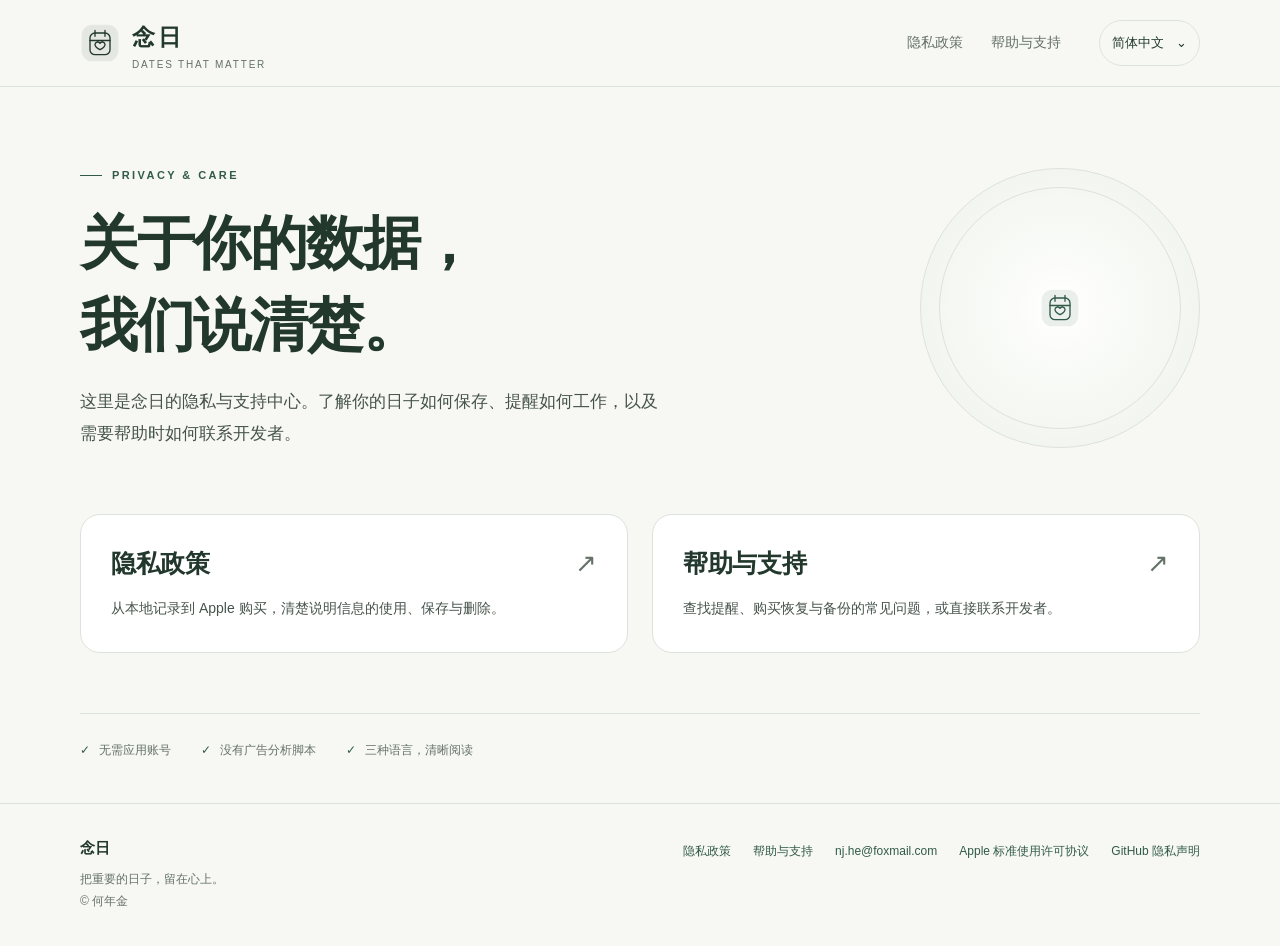
<file: docs/index.html>
<!doctype html><html lang="zh-Hans"><head><meta charset="utf-8"><meta name="viewport" content="width=device-width,initial-scale=1"><meta name="color-scheme" content="light dark"><meta name="referrer" content="no-referrer"><meta http-equiv="Content-Security-Policy" content="default-src 'none'; style-src 'self'; script-src 'self'; img-src 'self' data:; connect-src 'none'; base-uri 'self'; form-action 'none'"><title>念日 · 隐私与支持 · 念日</title><meta name="description" content="这里是念日的隐私与支持中心。了解你的日子如何保存、提醒如何工作，以及需要帮助时如何联系开发者。"><meta property="og:title" content="念日 · 隐私与支持 · 念日"><meta property="og:description" content="这里是念日的隐私与支持中心。了解你的日子如何保存、提醒如何工作，以及需要帮助时如何联系开发者。"><meta property="og:type" content="website"><meta property="og:url" content="https://h-koala.github.io/nianri-docs/"><link rel="canonical" href="https://h-koala.github.io/nianri-docs/"><link rel="alternate" hreflang="zh-Hans" href="https://h-koala.github.io/nianri-docs/"><link rel="alternate" hreflang="zh-Hant" href="https://h-koala.github.io/nianri-docs/zh-Hant/"><link rel="alternate" hreflang="en" href="https://h-koala.github.io/nianri-docs/en/"><link rel="icon" href="assets/mark.svg" type="image/svg+xml"><link rel="stylesheet" href="assets/site.css"><script src="assets/site.js" defer></script></head><body id="top"><a class="skip" href="#main">跳至正文</a><header class="site-header"><div class="shell header-inner"><a class="brand" href="./" aria-label="念日 · 隐私与支持"><svg class="brand-icon" viewBox="0 0 48 48" fill="none" aria-hidden="true"><rect x="2" y="2" width="44" height="44" rx="13" fill="currentColor" opacity=".09"/><rect x="12" y="12" width="24" height="26" rx="6" stroke="currentColor" stroke-width="1.6"/><path d="M12 21h24M18 9v7M30 9v7M24 32s-6-3.3-6-6a3.2 3.2 0 0 1 6-1.5 3.2 3.2 0 0 1 6 1.5c0 2.7-6 6-6 6Z" stroke="currentColor" stroke-width="1.6" stroke-linecap="round" stroke-linejoin="round"/></svg><span><span class="brand-name">念日</span><span class="brand-caption">DATES THAT MATTER</span></span></a><nav class="primary-nav" aria-label="念日 · 隐私与支持"><a href="privacy/">隐私政策</a><a href="support/">帮助与支持</a></nav><details class="language"><summary aria-label="语言">简体中文</summary><nav class="language-menu" aria-label="语言"><a href="./" lang="zh-Hans" hreflang="zh-Hans" aria-current="true">简体中文</a><a href="zh-Hant/" lang="zh-Hant" hreflang="zh-Hant">繁體中文</a><a href="en/" lang="en" hreflang="en">English</a></nav></details></div></header><main class="shell" id="main"><section class="home-hero"><div><p class="eyebrow">PRIVACY & CARE</p><h1>关于你的数据，
我们说清楚。</h1><p class="lede">这里是念日的隐私与支持中心。了解你的日子如何保存、提醒如何工作，以及需要帮助时如何联系开发者。</p></div><div class="home-emblem" aria-hidden="true"><svg class="brand-icon" viewBox="0 0 48 48" fill="none" aria-hidden="true"><rect x="2" y="2" width="44" height="44" rx="13" fill="currentColor" opacity=".09"/><rect x="12" y="12" width="24" height="26" rx="6" stroke="currentColor" stroke-width="1.6"/><path d="M12 21h24M18 9v7M30 9v7M24 32s-6-3.3-6-6a3.2 3.2 0 0 1 6-1.5 3.2 3.2 0 0 1 6 1.5c0 2.7-6 6-6 6Z" stroke="currentColor" stroke-width="1.6" stroke-linecap="round" stroke-linejoin="round"/></svg></div></section><div class="home-options"><a class="link-panel" href="privacy/"><h2>隐私政策<span aria-hidden="true">↗</span></h2><p>从本地记录到 Apple 购买，清楚说明信息的使用、保存与删除。</p></a><a class="link-panel" href="support/"><h2>帮助与支持<span aria-hidden="true">↗</span></h2><p>查找提醒、购买恢复与备份的常见问题，或直接联系开发者。</p></a></div><div class="home-facts"><span>无需应用账号</span><span>没有广告分析脚本</span><span>三种语言，清晰阅读</span></div></main><footer class="site-footer"><div class="shell footer-inner"><div><div class="footer-title">念日</div>把重要的日子，留在心上。<br>© 何年金</div><nav class="footer-links" aria-label="念日 · 隐私与支持"><a href="privacy/">隐私政策</a><a href="support/">帮助与支持</a><a href="mailto:nj.he@foxmail.com?subject=%E5%BF%B5%E6%97%A5%20%C2%B7%20%E5%B8%AE%E5%8A%A9%E4%B8%8E%E6%94%AF%E6%8C%81">nj.he@foxmail.com</a><a href="https://www.apple.com/legal/internet-services/itunes/dev/stdeula/">Apple 标准使用许可协议</a><a href="https://docs.github.com/en/site-policy/privacy-policies/github-general-privacy-statement">GitHub 隐私声明</a></nav></div></footer></body></html>
</file>
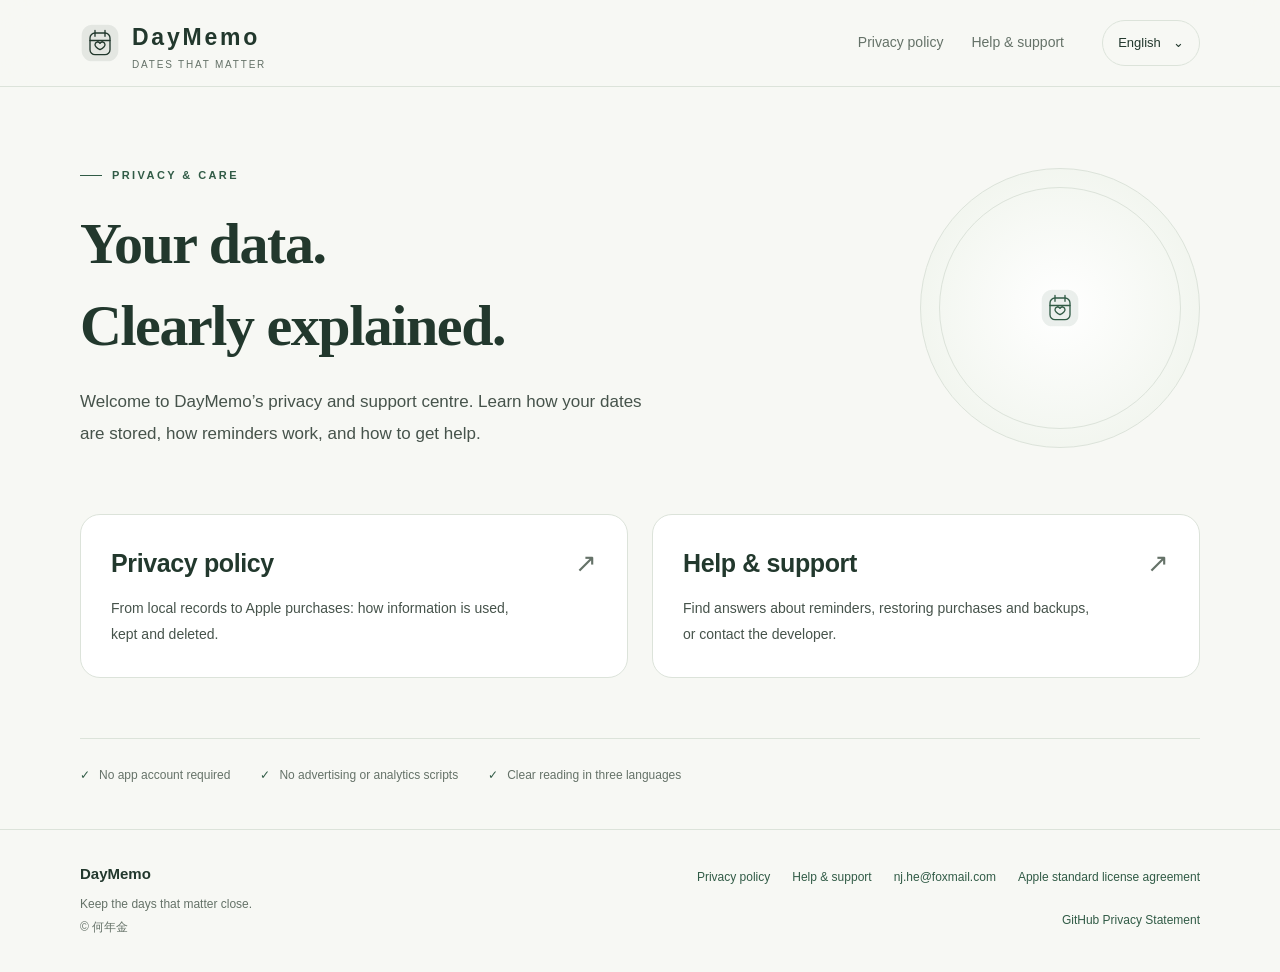
<file: docs/en/index.html>
<!doctype html><html lang="en"><head><meta charset="utf-8"><meta name="viewport" content="width=device-width,initial-scale=1"><meta name="color-scheme" content="light dark"><meta name="referrer" content="no-referrer"><meta http-equiv="Content-Security-Policy" content="default-src 'none'; style-src 'self'; script-src 'self'; img-src 'self' data:; connect-src 'none'; base-uri 'self'; form-action 'none'"><title>DayMemo · Privacy &amp; Support · DayMemo</title><meta name="description" content="Welcome to DayMemo’s privacy and support centre. Learn how your dates are stored, how reminders work, and how to get help."><meta property="og:title" content="DayMemo · Privacy &amp; Support · DayMemo"><meta property="og:description" content="Welcome to DayMemo’s privacy and support centre. Learn how your dates are stored, how reminders work, and how to get help."><meta property="og:type" content="website"><meta property="og:url" content="https://h-koala.github.io/nianri-docs/en/"><link rel="canonical" href="https://h-koala.github.io/nianri-docs/en/"><link rel="alternate" hreflang="zh-Hans" href="https://h-koala.github.io/nianri-docs/"><link rel="alternate" hreflang="zh-Hant" href="https://h-koala.github.io/nianri-docs/zh-Hant/"><link rel="alternate" hreflang="en" href="https://h-koala.github.io/nianri-docs/en/"><link rel="icon" href="../assets/mark.svg" type="image/svg+xml"><link rel="stylesheet" href="../assets/site.css"><script src="../assets/site.js" defer></script></head><body id="top"><a class="skip" href="#main">Skip to content</a><header class="site-header"><div class="shell header-inner"><a class="brand" href="./" aria-label="DayMemo · Privacy &amp; Support"><svg class="brand-icon" viewBox="0 0 48 48" fill="none" aria-hidden="true"><rect x="2" y="2" width="44" height="44" rx="13" fill="currentColor" opacity=".09"/><rect x="12" y="12" width="24" height="26" rx="6" stroke="currentColor" stroke-width="1.6"/><path d="M12 21h24M18 9v7M30 9v7M24 32s-6-3.3-6-6a3.2 3.2 0 0 1 6-1.5 3.2 3.2 0 0 1 6 1.5c0 2.7-6 6-6 6Z" stroke="currentColor" stroke-width="1.6" stroke-linecap="round" stroke-linejoin="round"/></svg><span><span class="brand-name">DayMemo</span><span class="brand-caption">DATES THAT MATTER</span></span></a><nav class="primary-nav" aria-label="DayMemo · Privacy &amp; Support"><a href="privacy/">Privacy policy</a><a href="support/">Help &amp; support</a></nav><details class="language"><summary aria-label="Language">English</summary><nav class="language-menu" aria-label="Language"><a href="../" lang="zh-Hans" hreflang="zh-Hans">简体中文</a><a href="../zh-Hant/" lang="zh-Hant" hreflang="zh-Hant">繁體中文</a><a href="./" lang="en" hreflang="en" aria-current="true">English</a></nav></details></div></header><main class="shell" id="main"><section class="home-hero"><div><p class="eyebrow">PRIVACY & CARE</p><h1>Your data.
Clearly explained.</h1><p class="lede">Welcome to DayMemo’s privacy and support centre. Learn how your dates are stored, how reminders work, and how to get help.</p></div><div class="home-emblem" aria-hidden="true"><svg class="brand-icon" viewBox="0 0 48 48" fill="none" aria-hidden="true"><rect x="2" y="2" width="44" height="44" rx="13" fill="currentColor" opacity=".09"/><rect x="12" y="12" width="24" height="26" rx="6" stroke="currentColor" stroke-width="1.6"/><path d="M12 21h24M18 9v7M30 9v7M24 32s-6-3.3-6-6a3.2 3.2 0 0 1 6-1.5 3.2 3.2 0 0 1 6 1.5c0 2.7-6 6-6 6Z" stroke="currentColor" stroke-width="1.6" stroke-linecap="round" stroke-linejoin="round"/></svg></div></section><div class="home-options"><a class="link-panel" href="privacy/"><h2>Privacy policy<span aria-hidden="true">↗</span></h2><p>From local records to Apple purchases: how information is used, kept and deleted.</p></a><a class="link-panel" href="support/"><h2>Help &amp; support<span aria-hidden="true">↗</span></h2><p>Find answers about reminders, restoring purchases and backups, or contact the developer.</p></a></div><div class="home-facts"><span>No app account required</span><span>No advertising or analytics scripts</span><span>Clear reading in three languages</span></div></main><footer class="site-footer"><div class="shell footer-inner"><div><div class="footer-title">DayMemo</div>Keep the days that matter close.<br>© 何年金</div><nav class="footer-links" aria-label="DayMemo · Privacy &amp; Support"><a href="privacy/">Privacy policy</a><a href="support/">Help &amp; support</a><a href="mailto:nj.he@foxmail.com?subject=DayMemo%20%C2%B7%20Help%20%26%20support">nj.he@foxmail.com</a><a href="https://www.apple.com/legal/internet-services/itunes/dev/stdeula/">Apple standard license agreement</a><a href="https://docs.github.com/en/site-policy/privacy-policies/github-general-privacy-statement">GitHub Privacy Statement</a></nav></div></footer></body></html>
</file>
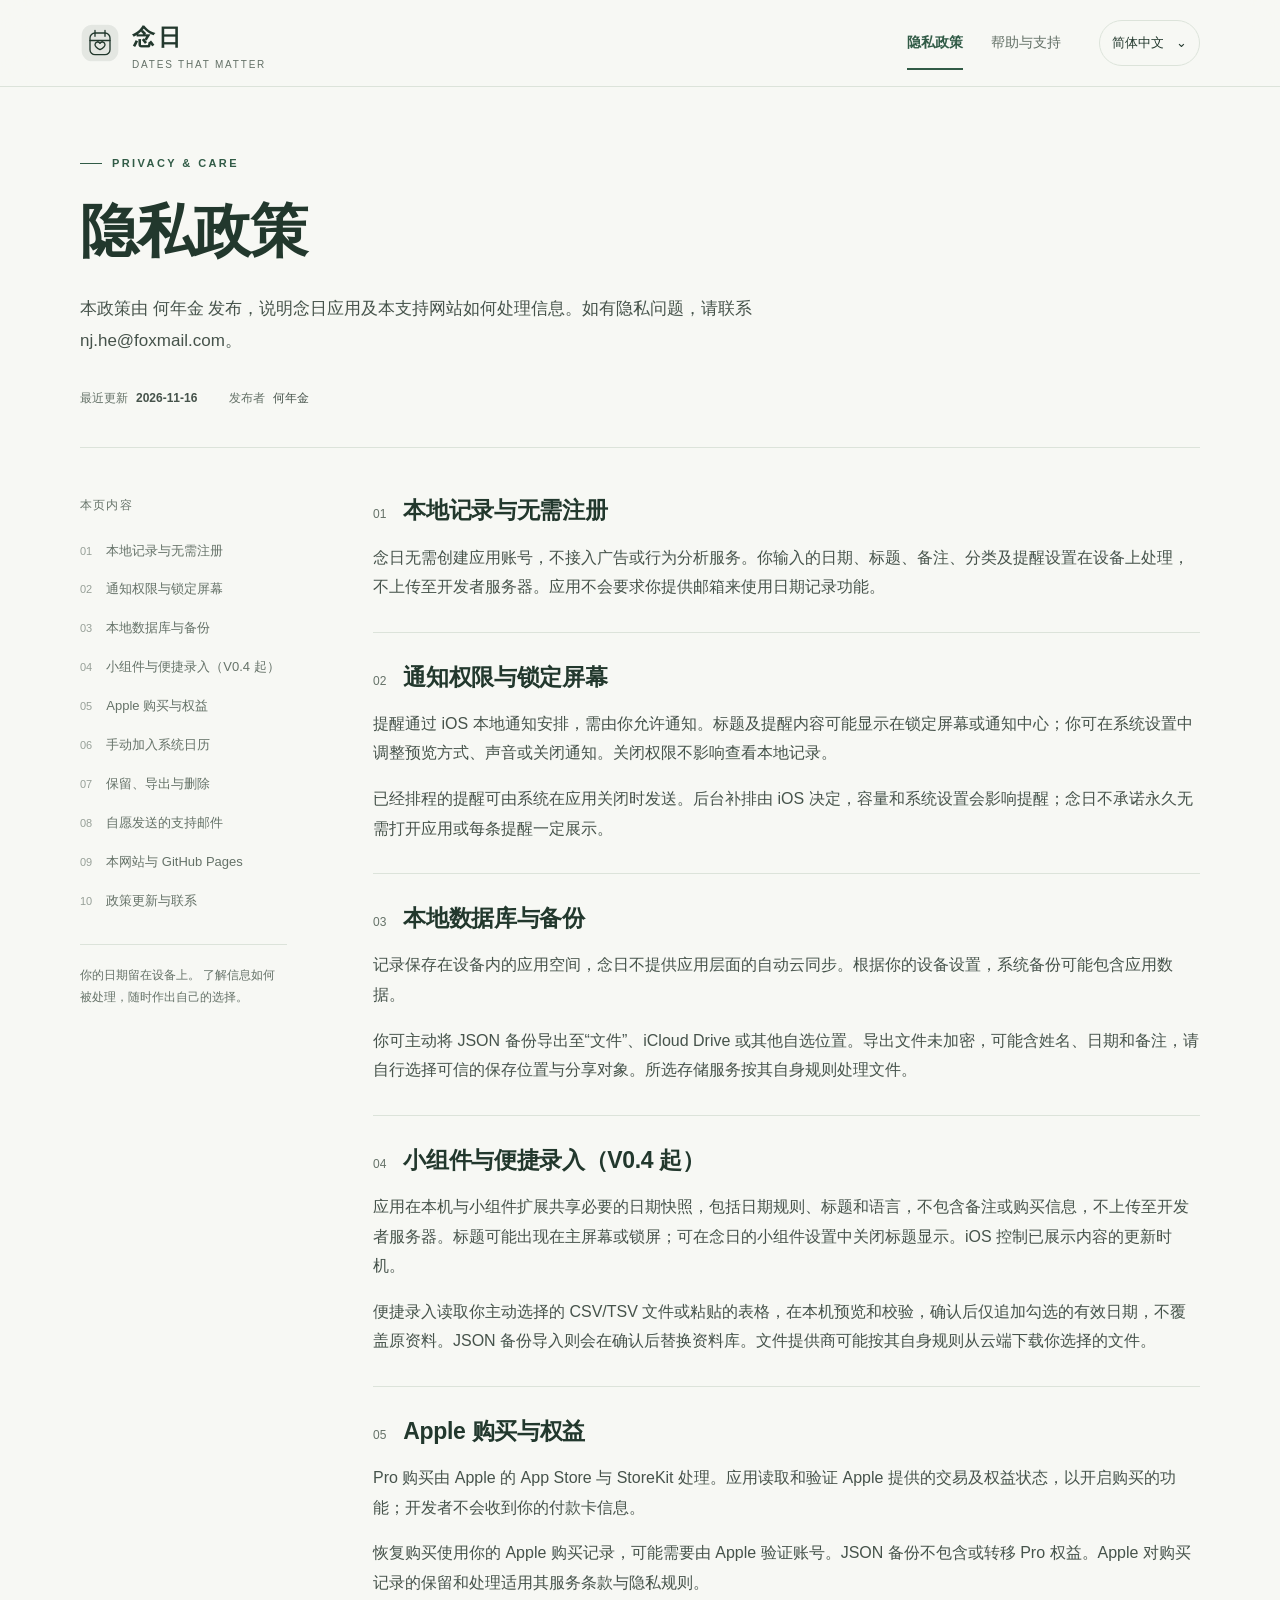
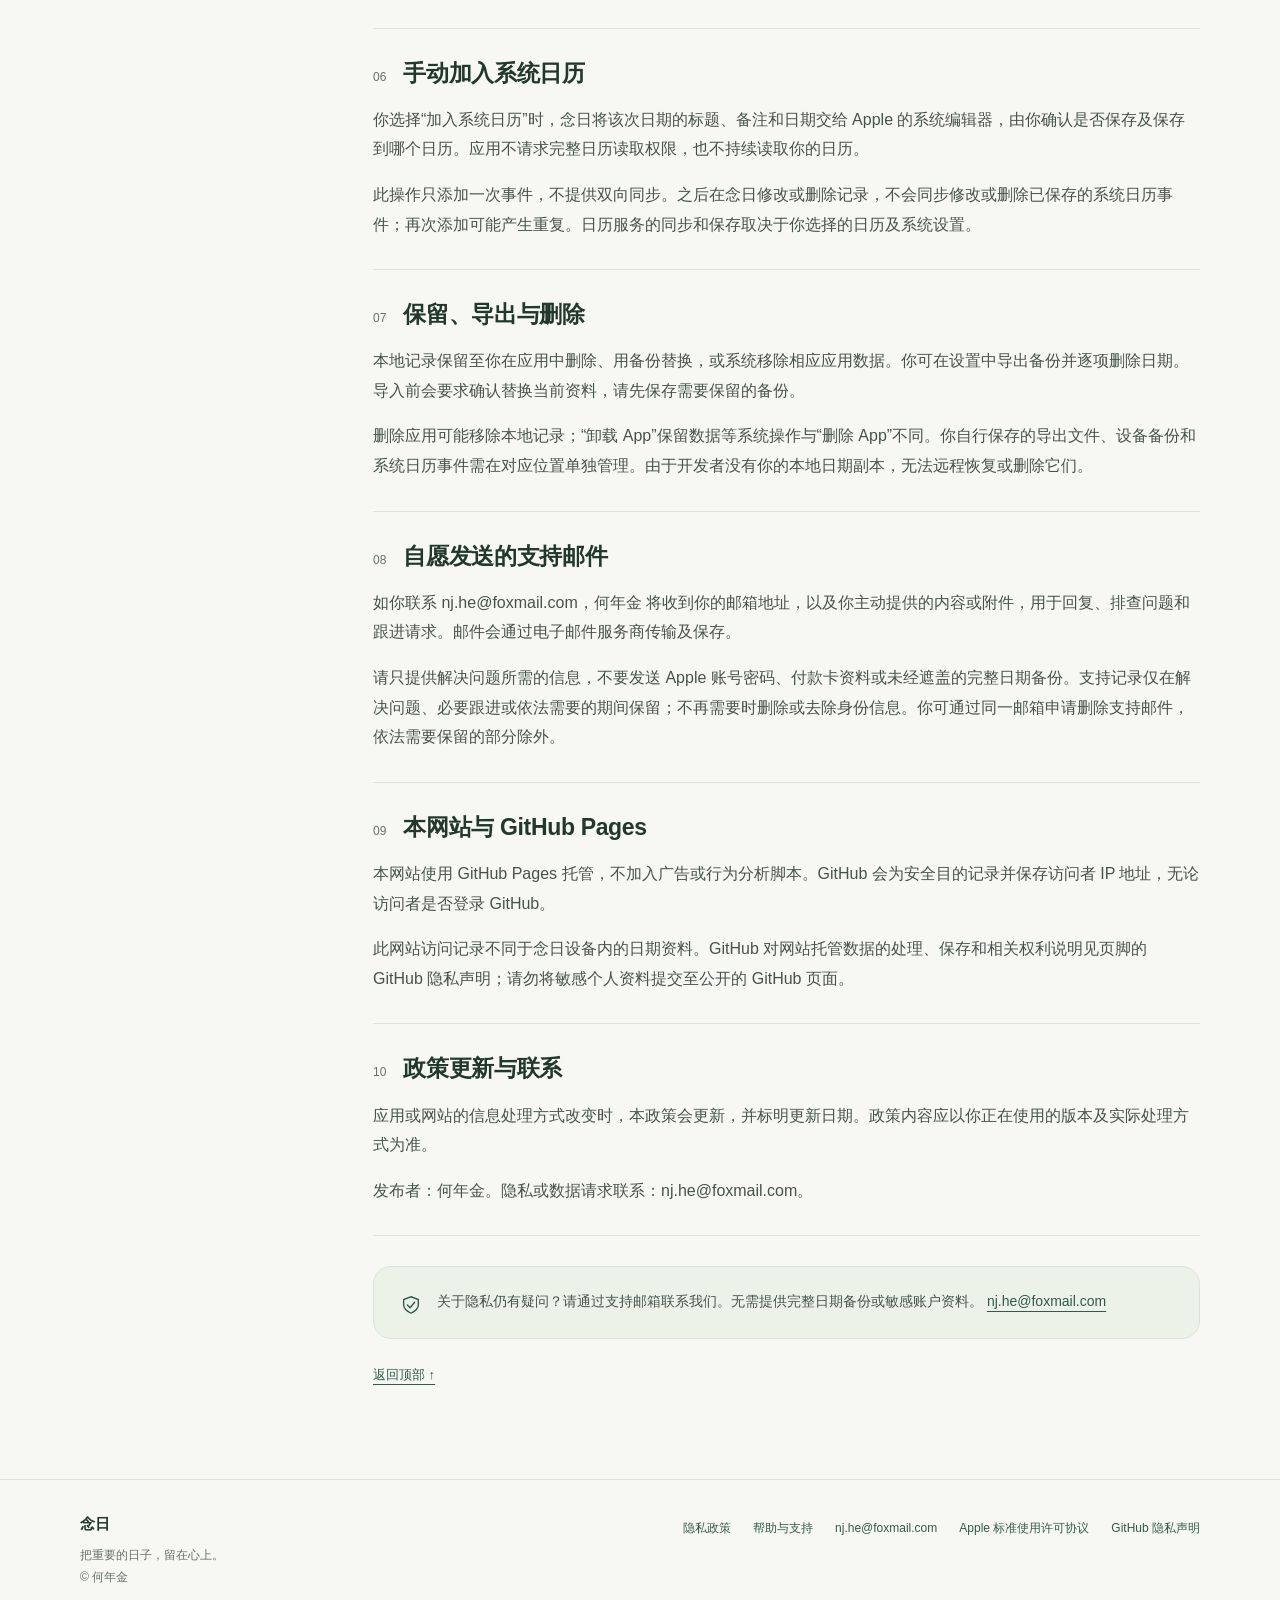
<file: docs/privacy/index.html>
<!doctype html><html lang="zh-Hans"><head><meta charset="utf-8"><meta name="viewport" content="width=device-width,initial-scale=1"><meta name="color-scheme" content="light dark"><meta name="referrer" content="no-referrer"><meta http-equiv="Content-Security-Policy" content="default-src 'none'; style-src 'self'; script-src 'self'; img-src 'self' data:; connect-src 'none'; base-uri 'self'; form-action 'none'"><title>隐私政策 · 念日</title><meta name="description" content="本政策由 何年金 发布，说明念日应用及本支持网站如何处理信息。如有隐私问题，请联系 nj.he@foxmail.com。"><meta property="og:title" content="隐私政策 · 念日"><meta property="og:description" content="本政策由 何年金 发布，说明念日应用及本支持网站如何处理信息。如有隐私问题，请联系 nj.he@foxmail.com。"><meta property="og:type" content="website"><meta property="og:url" content="https://h-koala.github.io/nianri-docs/privacy/"><link rel="canonical" href="https://h-koala.github.io/nianri-docs/privacy/"><link rel="alternate" hreflang="zh-Hans" href="https://h-koala.github.io/nianri-docs/privacy/"><link rel="alternate" hreflang="zh-Hant" href="https://h-koala.github.io/nianri-docs/zh-Hant/privacy/"><link rel="alternate" hreflang="en" href="https://h-koala.github.io/nianri-docs/en/privacy/"><link rel="icon" href="../assets/mark.svg" type="image/svg+xml"><link rel="stylesheet" href="../assets/site.css"><script src="../assets/site.js" defer></script></head><body id="top"><a class="skip" href="#main">跳至正文</a><header class="site-header"><div class="shell header-inner"><a class="brand" href="../" aria-label="念日 · 隐私与支持"><svg class="brand-icon" viewBox="0 0 48 48" fill="none" aria-hidden="true"><rect x="2" y="2" width="44" height="44" rx="13" fill="currentColor" opacity=".09"/><rect x="12" y="12" width="24" height="26" rx="6" stroke="currentColor" stroke-width="1.6"/><path d="M12 21h24M18 9v7M30 9v7M24 32s-6-3.3-6-6a3.2 3.2 0 0 1 6-1.5 3.2 3.2 0 0 1 6 1.5c0 2.7-6 6-6 6Z" stroke="currentColor" stroke-width="1.6" stroke-linecap="round" stroke-linejoin="round"/></svg><span><span class="brand-name">念日</span><span class="brand-caption">DATES THAT MATTER</span></span></a><nav class="primary-nav" aria-label="念日 · 隐私与支持"><a href="./" aria-current="page">隐私政策</a><a href="../support/">帮助与支持</a></nav><details class="language"><summary aria-label="语言">简体中文</summary><nav class="language-menu" aria-label="语言"><a href="./" lang="zh-Hans" hreflang="zh-Hans" aria-current="true">简体中文</a><a href="../zh-Hant/privacy/" lang="zh-Hant" hreflang="zh-Hant">繁體中文</a><a href="../en/privacy/" lang="en" hreflang="en">English</a></nav></details></div></header><main class="shell" id="main"><div class="hero"><p class="eyebrow">PRIVACY & CARE</p><h1>隐私政策</h1><p class="lede">本政策由 何年金 发布，说明念日应用及本支持网站如何处理信息。如有隐私问题，请联系 nj.he@foxmail.com。</p><div class="meta"><span>最近更新<b><time datetime="2026-11-16">2026-11-16</time></b></span><span>发布者<b>何年金</b></span></div></div><div class="reading-layout"><aside class="toc" aria-label="本页内容"><p class="toc-title">本页内容</p><ol><li><a href="#local">本地记录与无需注册</a></li><li><a href="#notifications">通知权限与锁定屏幕</a></li><li><a href="#storage">本地数据库与备份</a></li><li><a href="#widgets-entry">小组件与便捷录入（V0.4 起）</a></li><li><a href="#purchases">Apple 购买与权益</a></li><li><a href="#calendar">手动加入系统日历</a></li><li><a href="#control">保留、导出与删除</a></li><li><a href="#support">自愿发送的支持邮件</a></li><li><a href="#website">本网站与 GitHub Pages</a></li><li><a href="#changes">政策更新与联系</a></li></ol><p class="aside-note">你的日期留在设备上。
了解信息如何被处理，随时作出自己的选择。</p></aside><article><section class="policy-section" id="local"><div class="section-heading"><span class="section-number" aria-hidden="true">01</span><h2>本地记录与无需注册</h2></div><p>念日无需创建应用账号，不接入广告或行为分析服务。你输入的日期、标题、备注、分类及提醒设置在设备上处理，不上传至开发者服务器。应用不会要求你提供邮箱来使用日期记录功能。</p></section><section class="policy-section" id="notifications"><div class="section-heading"><span class="section-number" aria-hidden="true">02</span><h2>通知权限与锁定屏幕</h2></div><p>提醒通过 iOS 本地通知安排，需由你允许通知。标题及提醒内容可能显示在锁定屏幕或通知中心；你可在系统设置中调整预览方式、声音或关闭通知。关闭权限不影响查看本地记录。</p><p>已经排程的提醒可由系统在应用关闭时发送。后台补排由 iOS 决定，容量和系统设置会影响提醒；念日不承诺永久无需打开应用或每条提醒一定展示。</p></section><section class="policy-section" id="storage"><div class="section-heading"><span class="section-number" aria-hidden="true">03</span><h2>本地数据库与备份</h2></div><p>记录保存在设备内的应用空间，念日不提供应用层面的自动云同步。根据你的设备设置，系统备份可能包含应用数据。</p><p>你可主动将 JSON 备份导出至“文件”、iCloud Drive 或其他自选位置。导出文件未加密，可能含姓名、日期和备注，请自行选择可信的保存位置与分享对象。所选存储服务按其自身规则处理文件。</p></section><section class="policy-section" id="widgets-entry"><div class="section-heading"><span class="section-number" aria-hidden="true">04</span><h2>小组件与便捷录入（V0.4 起）</h2></div><p>应用在本机与小组件扩展共享必要的日期快照，包括日期规则、标题和语言，不包含备注或购买信息，不上传至开发者服务器。标题可能出现在主屏幕或锁屏；可在念日的小组件设置中关闭标题显示。iOS 控制已展示内容的更新时机。</p><p>便捷录入读取你主动选择的 CSV/TSV 文件或粘贴的表格，在本机预览和校验，确认后仅追加勾选的有效日期，不覆盖原资料。JSON 备份导入则会在确认后替换资料库。文件提供商可能按其自身规则从云端下载你选择的文件。</p></section><section class="policy-section" id="purchases"><div class="section-heading"><span class="section-number" aria-hidden="true">05</span><h2>Apple 购买与权益</h2></div><p>Pro 购买由 Apple 的 App Store 与 StoreKit 处理。应用读取和验证 Apple 提供的交易及权益状态，以开启购买的功能；开发者不会收到你的付款卡信息。</p><p>恢复购买使用你的 Apple 购买记录，可能需要由 Apple 验证账号。JSON 备份不包含或转移 Pro 权益。Apple 对购买记录的保留和处理适用其服务条款与隐私规则。</p></section><section class="policy-section" id="calendar"><div class="section-heading"><span class="section-number" aria-hidden="true">06</span><h2>手动加入系统日历</h2></div><p>你选择“加入系统日历”时，念日将该次日期的标题、备注和日期交给 Apple 的系统编辑器，由你确认是否保存及保存到哪个日历。应用不请求完整日历读取权限，也不持续读取你的日历。</p><p>此操作只添加一次事件，不提供双向同步。之后在念日修改或删除记录，不会同步修改或删除已保存的系统日历事件；再次添加可能产生重复。日历服务的同步和保存取决于你选择的日历及系统设置。</p></section><section class="policy-section" id="control"><div class="section-heading"><span class="section-number" aria-hidden="true">07</span><h2>保留、导出与删除</h2></div><p>本地记录保留至你在应用中删除、用备份替换，或系统移除相应应用数据。你可在设置中导出备份并逐项删除日期。导入前会要求确认替换当前资料，请先保存需要保留的备份。</p><p>删除应用可能移除本地记录；“卸载 App”保留数据等系统操作与“删除 App”不同。你自行保存的导出文件、设备备份和系统日历事件需在对应位置单独管理。由于开发者没有你的本地日期副本，无法远程恢复或删除它们。</p></section><section class="policy-section" id="support"><div class="section-heading"><span class="section-number" aria-hidden="true">08</span><h2>自愿发送的支持邮件</h2></div><p>如你联系 nj.he@foxmail.com，何年金 将收到你的邮箱地址，以及你主动提供的内容或附件，用于回复、排查问题和跟进请求。邮件会通过电子邮件服务商传输及保存。</p><p>请只提供解决问题所需的信息，不要发送 Apple 账号密码、付款卡资料或未经遮盖的完整日期备份。支持记录仅在解决问题、必要跟进或依法需要的期间保留；不再需要时删除或去除身份信息。你可通过同一邮箱申请删除支持邮件，依法需要保留的部分除外。</p></section><section class="policy-section" id="website"><div class="section-heading"><span class="section-number" aria-hidden="true">09</span><h2>本网站与 GitHub Pages</h2></div><p>本网站使用 GitHub Pages 托管，不加入广告或行为分析脚本。GitHub 会为安全目的记录并保存访问者 IP 地址，无论访问者是否登录 GitHub。</p><p>此网站访问记录不同于念日设备内的日期资料。GitHub 对网站托管数据的处理、保存和相关权利说明见页脚的 GitHub 隐私声明；请勿将敏感个人资料提交至公开的 GitHub 页面。</p></section><section class="policy-section" id="changes"><div class="section-heading"><span class="section-number" aria-hidden="true">10</span><h2>政策更新与联系</h2></div><p>应用或网站的信息处理方式改变时，本政策会更新，并标明更新日期。政策内容应以你正在使用的版本及实际处理方式为准。</p><p>发布者：何年金。隐私或数据请求联系：nj.he@foxmail.com。</p></section><div class="callout"><svg viewBox="0 0 24 24" fill="none" aria-hidden="true"><path d="m12 3 8 3v6c0 5-8 9-8 9s-8-4-8-9V6l8-3Z" stroke="currentColor" stroke-width="1.5"/><path d="m8 12 3 3 5-6" stroke="currentColor" stroke-width="1.5" stroke-linecap="round" stroke-linejoin="round"/></svg><p>关于隐私仍有疑问？请通过支持邮箱联系我们。无需提供完整日期备份或敏感账户资料。 <a href="mailto:nj.he@foxmail.com?subject=%E5%BF%B5%E6%97%A5%20%C2%B7%20%E5%B8%AE%E5%8A%A9%E4%B8%8E%E6%94%AF%E6%8C%81">nj.he@foxmail.com</a></p></div><a class="top-link" href="#top">返回顶部 ↑</a></article></div></main><footer class="site-footer"><div class="shell footer-inner"><div><div class="footer-title">念日</div>把重要的日子，留在心上。<br>© 何年金</div><nav class="footer-links" aria-label="念日 · 隐私与支持"><a href="./">隐私政策</a><a href="../support/">帮助与支持</a><a href="mailto:nj.he@foxmail.com?subject=%E5%BF%B5%E6%97%A5%20%C2%B7%20%E5%B8%AE%E5%8A%A9%E4%B8%8E%E6%94%AF%E6%8C%81">nj.he@foxmail.com</a><a href="https://www.apple.com/legal/internet-services/itunes/dev/stdeula/">Apple 标准使用许可协议</a><a href="https://docs.github.com/en/site-policy/privacy-policies/github-general-privacy-statement">GitHub 隐私声明</a></nav></div></footer></body></html>
</file>
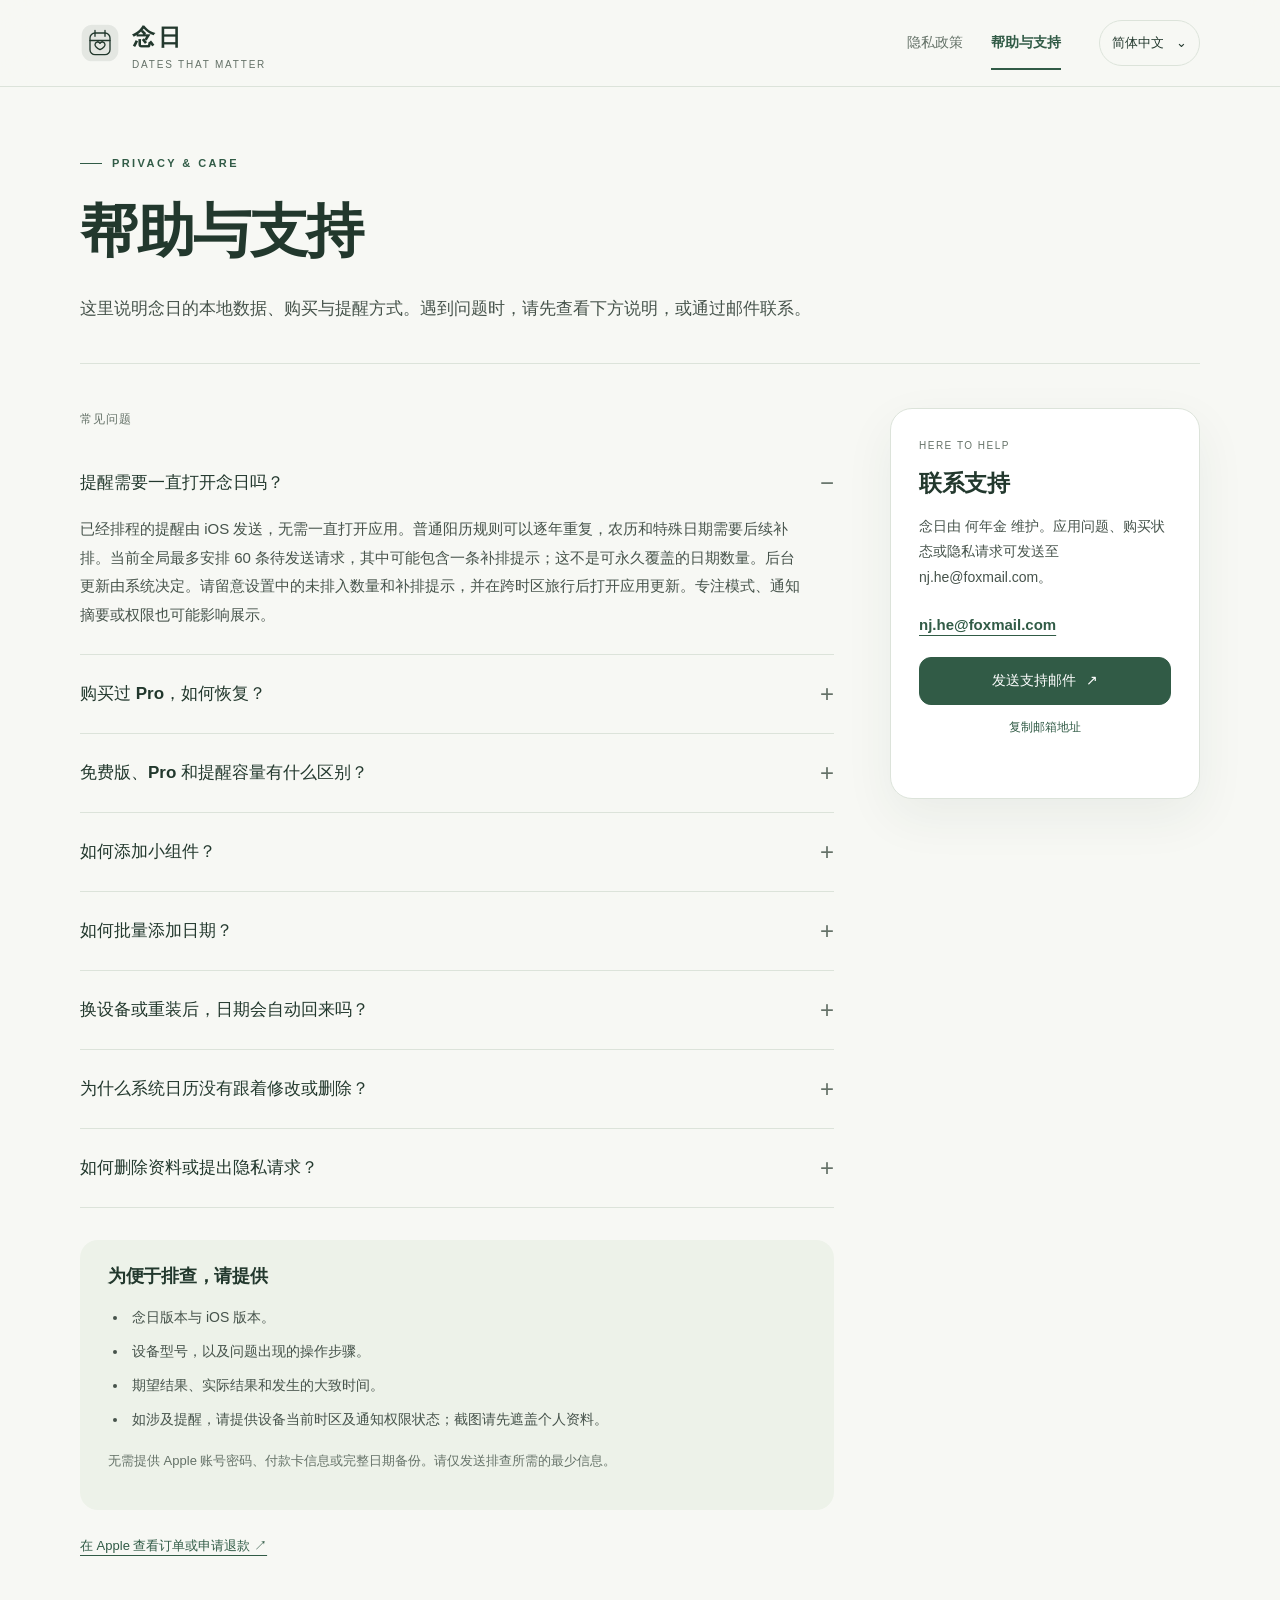
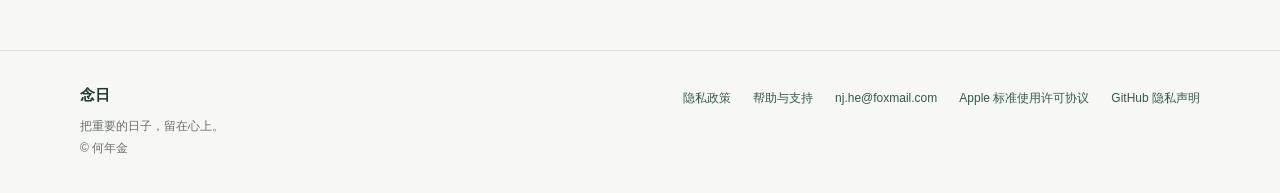
<file: docs/support/index.html>
<!doctype html><html lang="zh-Hans"><head><meta charset="utf-8"><meta name="viewport" content="width=device-width,initial-scale=1"><meta name="color-scheme" content="light dark"><meta name="referrer" content="no-referrer"><meta http-equiv="Content-Security-Policy" content="default-src 'none'; style-src 'self'; script-src 'self'; img-src 'self' data:; connect-src 'none'; base-uri 'self'; form-action 'none'"><title>帮助与支持 · 念日</title><meta name="description" content="这里说明念日的本地数据、购买与提醒方式。遇到问题时，请先查看下方说明，或通过邮件联系。"><meta property="og:title" content="帮助与支持 · 念日"><meta property="og:description" content="这里说明念日的本地数据、购买与提醒方式。遇到问题时，请先查看下方说明，或通过邮件联系。"><meta property="og:type" content="website"><meta property="og:url" content="https://h-koala.github.io/nianri-docs/support/"><link rel="canonical" href="https://h-koala.github.io/nianri-docs/support/"><link rel="alternate" hreflang="zh-Hans" href="https://h-koala.github.io/nianri-docs/support/"><link rel="alternate" hreflang="zh-Hant" href="https://h-koala.github.io/nianri-docs/zh-Hant/support/"><link rel="alternate" hreflang="en" href="https://h-koala.github.io/nianri-docs/en/support/"><link rel="icon" href="../assets/mark.svg" type="image/svg+xml"><link rel="stylesheet" href="../assets/site.css"><script src="../assets/site.js" defer></script></head><body id="top"><a class="skip" href="#main">跳至正文</a><header class="site-header"><div class="shell header-inner"><a class="brand" href="../" aria-label="念日 · 隐私与支持"><svg class="brand-icon" viewBox="0 0 48 48" fill="none" aria-hidden="true"><rect x="2" y="2" width="44" height="44" rx="13" fill="currentColor" opacity=".09"/><rect x="12" y="12" width="24" height="26" rx="6" stroke="currentColor" stroke-width="1.6"/><path d="M12 21h24M18 9v7M30 9v7M24 32s-6-3.3-6-6a3.2 3.2 0 0 1 6-1.5 3.2 3.2 0 0 1 6 1.5c0 2.7-6 6-6 6Z" stroke="currentColor" stroke-width="1.6" stroke-linecap="round" stroke-linejoin="round"/></svg><span><span class="brand-name">念日</span><span class="brand-caption">DATES THAT MATTER</span></span></a><nav class="primary-nav" aria-label="念日 · 隐私与支持"><a href="../privacy/">隐私政策</a><a href="./" aria-current="page">帮助与支持</a></nav><details class="language"><summary aria-label="语言">简体中文</summary><nav class="language-menu" aria-label="语言"><a href="./" lang="zh-Hans" hreflang="zh-Hans" aria-current="true">简体中文</a><a href="../zh-Hant/support/" lang="zh-Hant" hreflang="zh-Hant">繁體中文</a><a href="../en/support/" lang="en" hreflang="en">English</a></nav></details></div></header><main class="shell" id="main"><div class="hero"><p class="eyebrow">PRIVACY & CARE</p><h1>帮助与支持</h1><p class="lede">这里说明念日的本地数据、购买与提醒方式。遇到问题时，请先查看下方说明，或通过邮件联系。</p></div><div class="support-layout"><div><p class="faq-intro">常见问题</p><details class="faq-item" open id="reminders"><summary>提醒需要一直打开念日吗？</summary><p>已经排程的提醒由 iOS 发送，无需一直打开应用。普通阳历规则可以逐年重复，农历和特殊日期需要后续补排。当前全局最多安排 60 条待发送请求，其中可能包含一条补排提示；这不是可永久覆盖的日期数量。后台更新由系统决定。请留意设置中的未排入数量和补排提示，并在跨时区旅行后打开应用更新。专注模式、通知摘要或权限也可能影响展示。</p></details><details class="faq-item" id="restore"><summary>购买过 Pro，如何恢复？</summary><p>使用原购买所用的 Apple 账号，在念日“设置 → Pro”中选择“恢复购买”。备份文件只恢复日期资料，不恢复购买权益。若显示等待批准、验证失败或已退款，请按页面提示处理；仍有问题可附上已遮盖个人信息的错误说明联系支持。</p></details><details class="faq-item" id="limits"><summary>免费版、Pro 和提醒容量有什么区别？</summary><p>免费版可保存最多 10 个日期，每个日期使用一项提醒，并支持农历、公历及备份。Pro 将日期容量扩展至 1,000 个，并提供自定义分类与多项提前提醒。两个方案共用通知排程容量，购买 Pro 不会取消系统与应用的提醒限制，也不代表 1,000 个日期都已同时排程。权益变化不会自动删除已保存的资料。</p></details><details class="faq-item" id="widgets"><summary>如何添加小组件？</summary><p>V0.4 起，先在念日保存日期，再通过系统主屏幕编辑菜单添加念日小组件。小尺寸显示下一项，中尺寸最多三项；锁屏矩形小组件从系统锁屏自定界面添加。可点击打开相应日期，在念日设置中隐藏标题或请求更新。刷新时机由 iOS 决定，小组件不会额外发送通知。</p></details><details class="faq-item" id="quick-entry"><summary>如何批量添加日期？</summary><p>V0.4 起，从首页导入按钮或设置→便捷录入，选 CSV/TSV 文件或粘贴表格。必需列为 title、date，可查看三语示例。预览后勾选有效条目再追加；无效日期和重复条目不可选。最多1000行、256 KB，仍受免费10条/Pro1000条和分类、提醒权限限制。JSON备份导入会替换资料库，请注意区别。</p></details><details class="faq-item" id="backups"><summary>换设备或重装后，日期会自动回来吗？</summary><p>念日没有应用账号或自动跨设备同步。请在原设备设置中导出备份，再在新设备导入；系统设备备份是否恢复应用数据取决于系统设置与恢复方式。JSON 备份导入会替换当前资料，且新增内容仍需符合当前权益；当前备份文件上限为 16 MiB。导出文件未加密。</p></details><details class="faq-item" id="calendar"><summary>为什么系统日历没有跟着修改或删除？</summary><p>加入系统日历是由你确认的一次性添加，不是同步连接。请在系统日历中自行修改或删除那条事件。念日不会自动建立农历年度重复事件，重复点击添加也可能产生重复项。</p></details><details class="faq-item" id="privacy"><summary>如何删除资料或提出隐私请求？</summary><p>在念日内逐项删除日期；已导出的文件、设备备份和系统日历事件须到相应位置单独处理。开发者没有你的本地日期副本，无法远程恢复或删除。若需要删除你发送给支持的邮件或询问本政策，请联系 nj.he@foxmail.com。</p></details><div class="support-notes"><h2>为便于排查，请提供</h2><ul class="contact-list"><li>念日版本与 iOS 版本。</li><li>设备型号，以及问题出现的操作步骤。</li><li>期望结果、实际结果和发生的大致时间。</li><li>如涉及提醒，请提供设备当前时区及通知权限状态；截图请先遮盖个人资料。</li></ul><p class="small">无需提供 Apple 账号密码、付款卡信息或完整日期备份。请仅发送排查所需的最少信息。</p></div><a class="top-link" href="https://reportaproblem.apple.com/">在 Apple 查看订单或申请退款 ↗</a></div><aside class="contact-card"><div class="contact-kicker">HERE TO HELP</div><h2>联系支持</h2><p>念日由 何年金 维护。应用问题、购买状态或隐私请求可发送至 nj.he@foxmail.com。</p><a class="email-address" href="mailto:nj.he@foxmail.com?subject=%E5%BF%B5%E6%97%A5%20%C2%B7%20%E5%B8%AE%E5%8A%A9%E4%B8%8E%E6%94%AF%E6%8C%81">nj.he@foxmail.com</a><a class="button" href="mailto:nj.he@foxmail.com?subject=%E5%BF%B5%E6%97%A5%20%C2%B7%20%E5%B8%AE%E5%8A%A9%E4%B8%8E%E6%94%AF%E6%8C%81">发送支持邮件 <span aria-hidden="true">↗</span></a><button class="copy-button" hidden data-copy="nj.he@foxmail.com" data-success="邮箱地址已复制" data-failure="暂时无法复制，请选中上方邮箱地址复制。">复制邮箱地址</button><p class="live-status" aria-live="polite"></p></aside></div></main><footer class="site-footer"><div class="shell footer-inner"><div><div class="footer-title">念日</div>把重要的日子，留在心上。<br>© 何年金</div><nav class="footer-links" aria-label="念日 · 隐私与支持"><a href="../privacy/">隐私政策</a><a href="./">帮助与支持</a><a href="mailto:nj.he@foxmail.com?subject=%E5%BF%B5%E6%97%A5%20%C2%B7%20%E5%B8%AE%E5%8A%A9%E4%B8%8E%E6%94%AF%E6%8C%81">nj.he@foxmail.com</a><a href="https://www.apple.com/legal/internet-services/itunes/dev/stdeula/">Apple 标准使用许可协议</a><a href="https://docs.github.com/en/site-policy/privacy-policies/github-general-privacy-statement">GitHub 隐私声明</a></nav></div></footer></body></html>
</file>
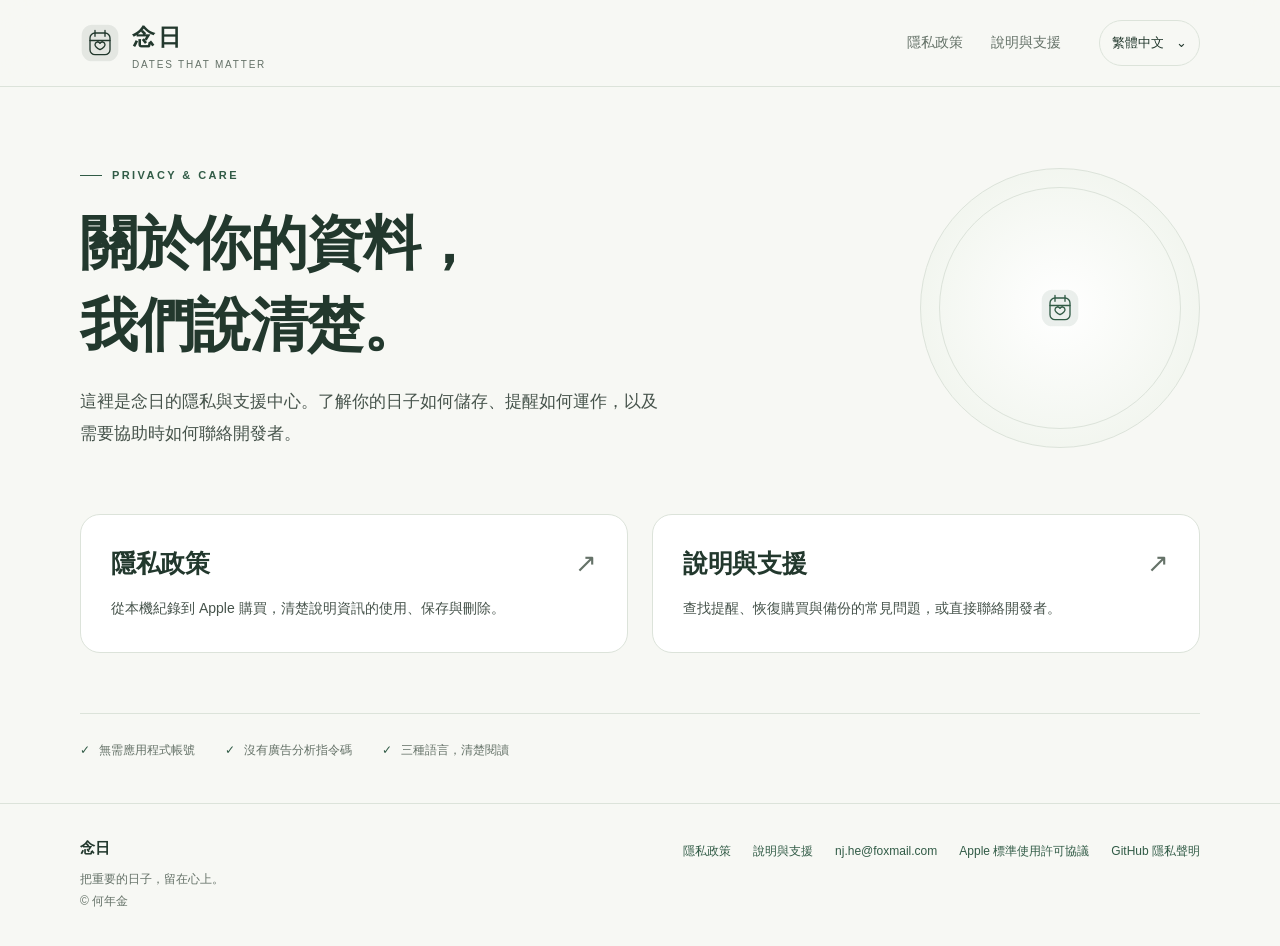
<file: docs/zh-Hant/index.html>
<!doctype html><html lang="zh-Hant"><head><meta charset="utf-8"><meta name="viewport" content="width=device-width,initial-scale=1"><meta name="color-scheme" content="light dark"><meta name="referrer" content="no-referrer"><meta http-equiv="Content-Security-Policy" content="default-src 'none'; style-src 'self'; script-src 'self'; img-src 'self' data:; connect-src 'none'; base-uri 'self'; form-action 'none'"><title>念日 · 隱私與支援 · 念日</title><meta name="description" content="這裡是念日的隱私與支援中心。了解你的日子如何儲存、提醒如何運作，以及需要協助時如何聯絡開發者。"><meta property="og:title" content="念日 · 隱私與支援 · 念日"><meta property="og:description" content="這裡是念日的隱私與支援中心。了解你的日子如何儲存、提醒如何運作，以及需要協助時如何聯絡開發者。"><meta property="og:type" content="website"><meta property="og:url" content="https://h-koala.github.io/nianri-docs/zh-Hant/"><link rel="canonical" href="https://h-koala.github.io/nianri-docs/zh-Hant/"><link rel="alternate" hreflang="zh-Hans" href="https://h-koala.github.io/nianri-docs/"><link rel="alternate" hreflang="zh-Hant" href="https://h-koala.github.io/nianri-docs/zh-Hant/"><link rel="alternate" hreflang="en" href="https://h-koala.github.io/nianri-docs/en/"><link rel="icon" href="../assets/mark.svg" type="image/svg+xml"><link rel="stylesheet" href="../assets/site.css"><script src="../assets/site.js" defer></script></head><body id="top"><a class="skip" href="#main">跳至內文</a><header class="site-header"><div class="shell header-inner"><a class="brand" href="./" aria-label="念日 · 隱私與支援"><svg class="brand-icon" viewBox="0 0 48 48" fill="none" aria-hidden="true"><rect x="2" y="2" width="44" height="44" rx="13" fill="currentColor" opacity=".09"/><rect x="12" y="12" width="24" height="26" rx="6" stroke="currentColor" stroke-width="1.6"/><path d="M12 21h24M18 9v7M30 9v7M24 32s-6-3.3-6-6a3.2 3.2 0 0 1 6-1.5 3.2 3.2 0 0 1 6 1.5c0 2.7-6 6-6 6Z" stroke="currentColor" stroke-width="1.6" stroke-linecap="round" stroke-linejoin="round"/></svg><span><span class="brand-name">念日</span><span class="brand-caption">DATES THAT MATTER</span></span></a><nav class="primary-nav" aria-label="念日 · 隱私與支援"><a href="privacy/">隱私政策</a><a href="support/">說明與支援</a></nav><details class="language"><summary aria-label="語言">繁體中文</summary><nav class="language-menu" aria-label="語言"><a href="../" lang="zh-Hans" hreflang="zh-Hans">简体中文</a><a href="./" lang="zh-Hant" hreflang="zh-Hant" aria-current="true">繁體中文</a><a href="../en/" lang="en" hreflang="en">English</a></nav></details></div></header><main class="shell" id="main"><section class="home-hero"><div><p class="eyebrow">PRIVACY & CARE</p><h1>關於你的資料，
我們說清楚。</h1><p class="lede">這裡是念日的隱私與支援中心。了解你的日子如何儲存、提醒如何運作，以及需要協助時如何聯絡開發者。</p></div><div class="home-emblem" aria-hidden="true"><svg class="brand-icon" viewBox="0 0 48 48" fill="none" aria-hidden="true"><rect x="2" y="2" width="44" height="44" rx="13" fill="currentColor" opacity=".09"/><rect x="12" y="12" width="24" height="26" rx="6" stroke="currentColor" stroke-width="1.6"/><path d="M12 21h24M18 9v7M30 9v7M24 32s-6-3.3-6-6a3.2 3.2 0 0 1 6-1.5 3.2 3.2 0 0 1 6 1.5c0 2.7-6 6-6 6Z" stroke="currentColor" stroke-width="1.6" stroke-linecap="round" stroke-linejoin="round"/></svg></div></section><div class="home-options"><a class="link-panel" href="privacy/"><h2>隱私政策<span aria-hidden="true">↗</span></h2><p>從本機紀錄到 Apple 購買，清楚說明資訊的使用、保存與刪除。</p></a><a class="link-panel" href="support/"><h2>說明與支援<span aria-hidden="true">↗</span></h2><p>查找提醒、恢復購買與備份的常見問題，或直接聯絡開發者。</p></a></div><div class="home-facts"><span>無需應用程式帳號</span><span>沒有廣告分析指令碼</span><span>三種語言，清楚閱讀</span></div></main><footer class="site-footer"><div class="shell footer-inner"><div><div class="footer-title">念日</div>把重要的日子，留在心上。<br>© 何年金</div><nav class="footer-links" aria-label="念日 · 隱私與支援"><a href="privacy/">隱私政策</a><a href="support/">說明與支援</a><a href="mailto:nj.he@foxmail.com?subject=%E5%BF%B5%E6%97%A5%20%C2%B7%20%E8%AA%AA%E6%98%8E%E8%88%87%E6%94%AF%E6%8F%B4">nj.he@foxmail.com</a><a href="https://www.apple.com/legal/internet-services/itunes/dev/stdeula/">Apple 標準使用許可協議</a><a href="https://docs.github.com/en/site-policy/privacy-policies/github-general-privacy-statement">GitHub 隱私聲明</a></nav></div></footer></body></html>
</file>
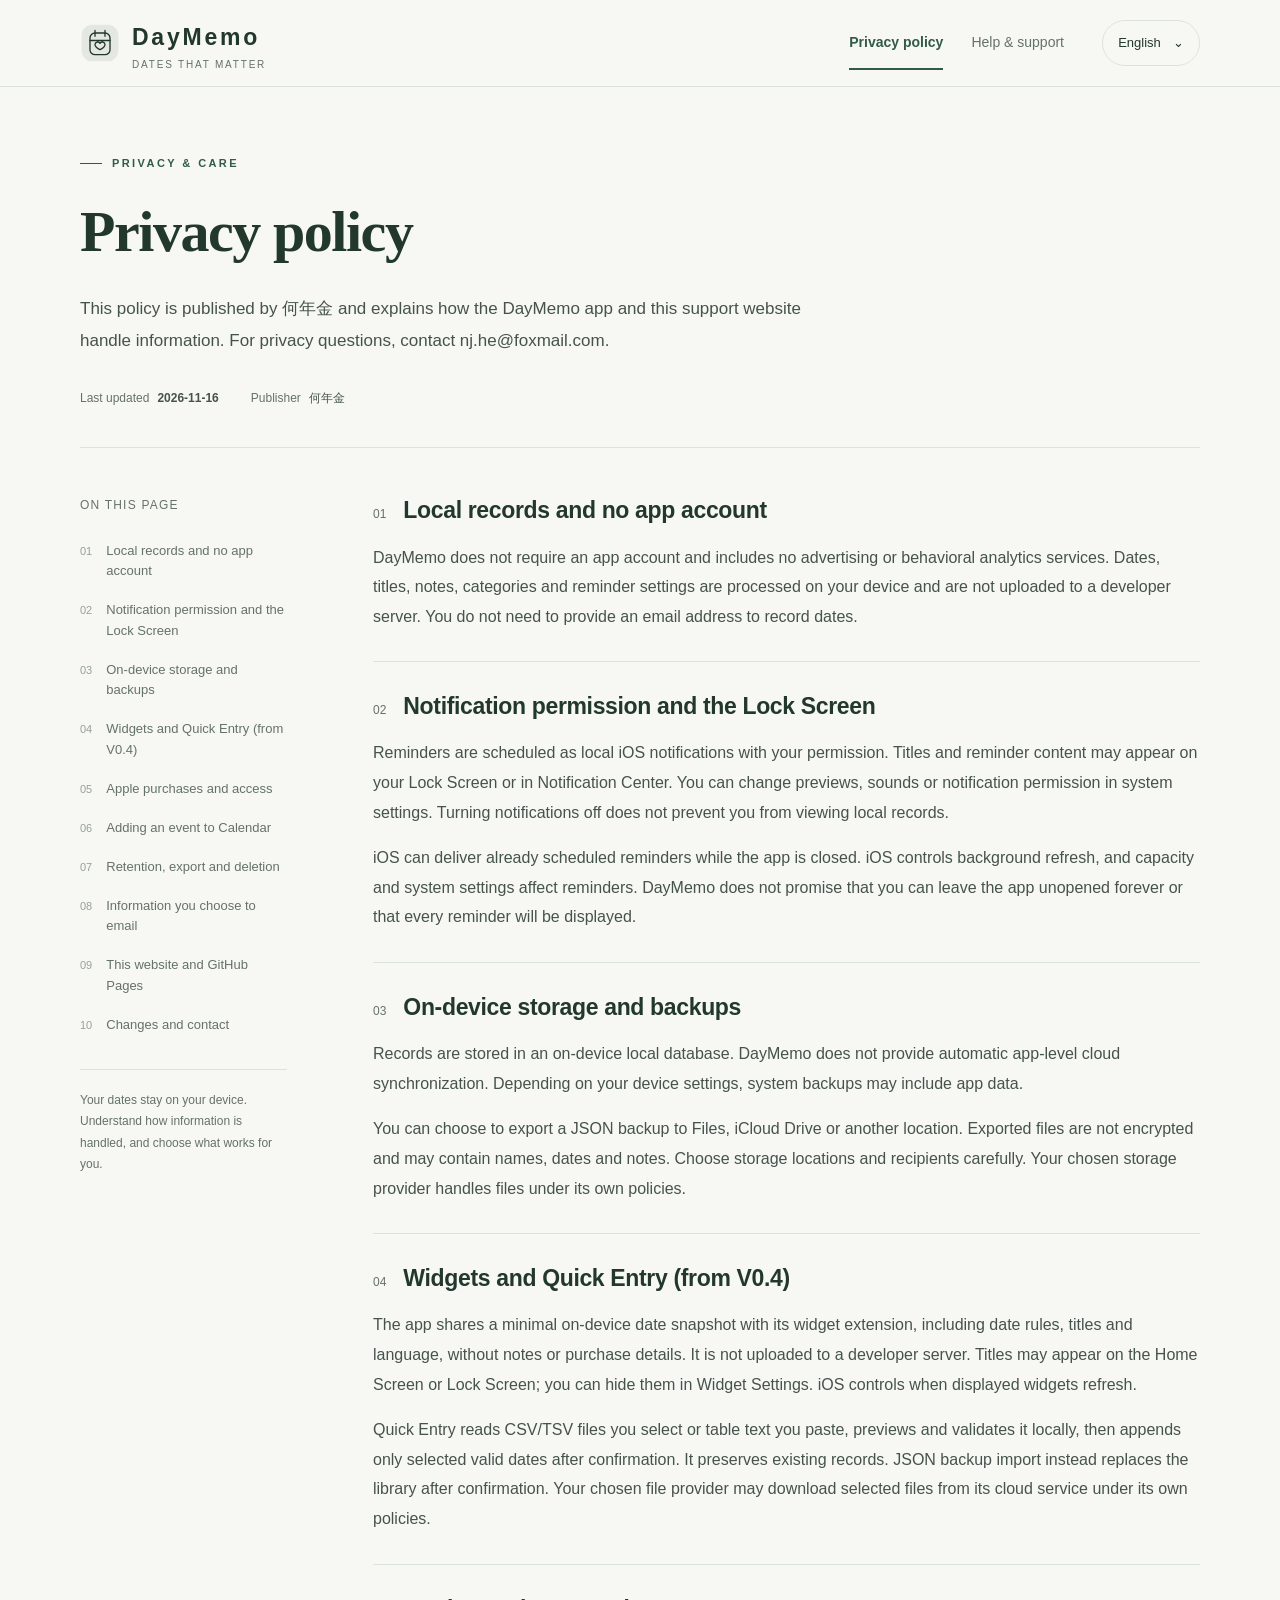
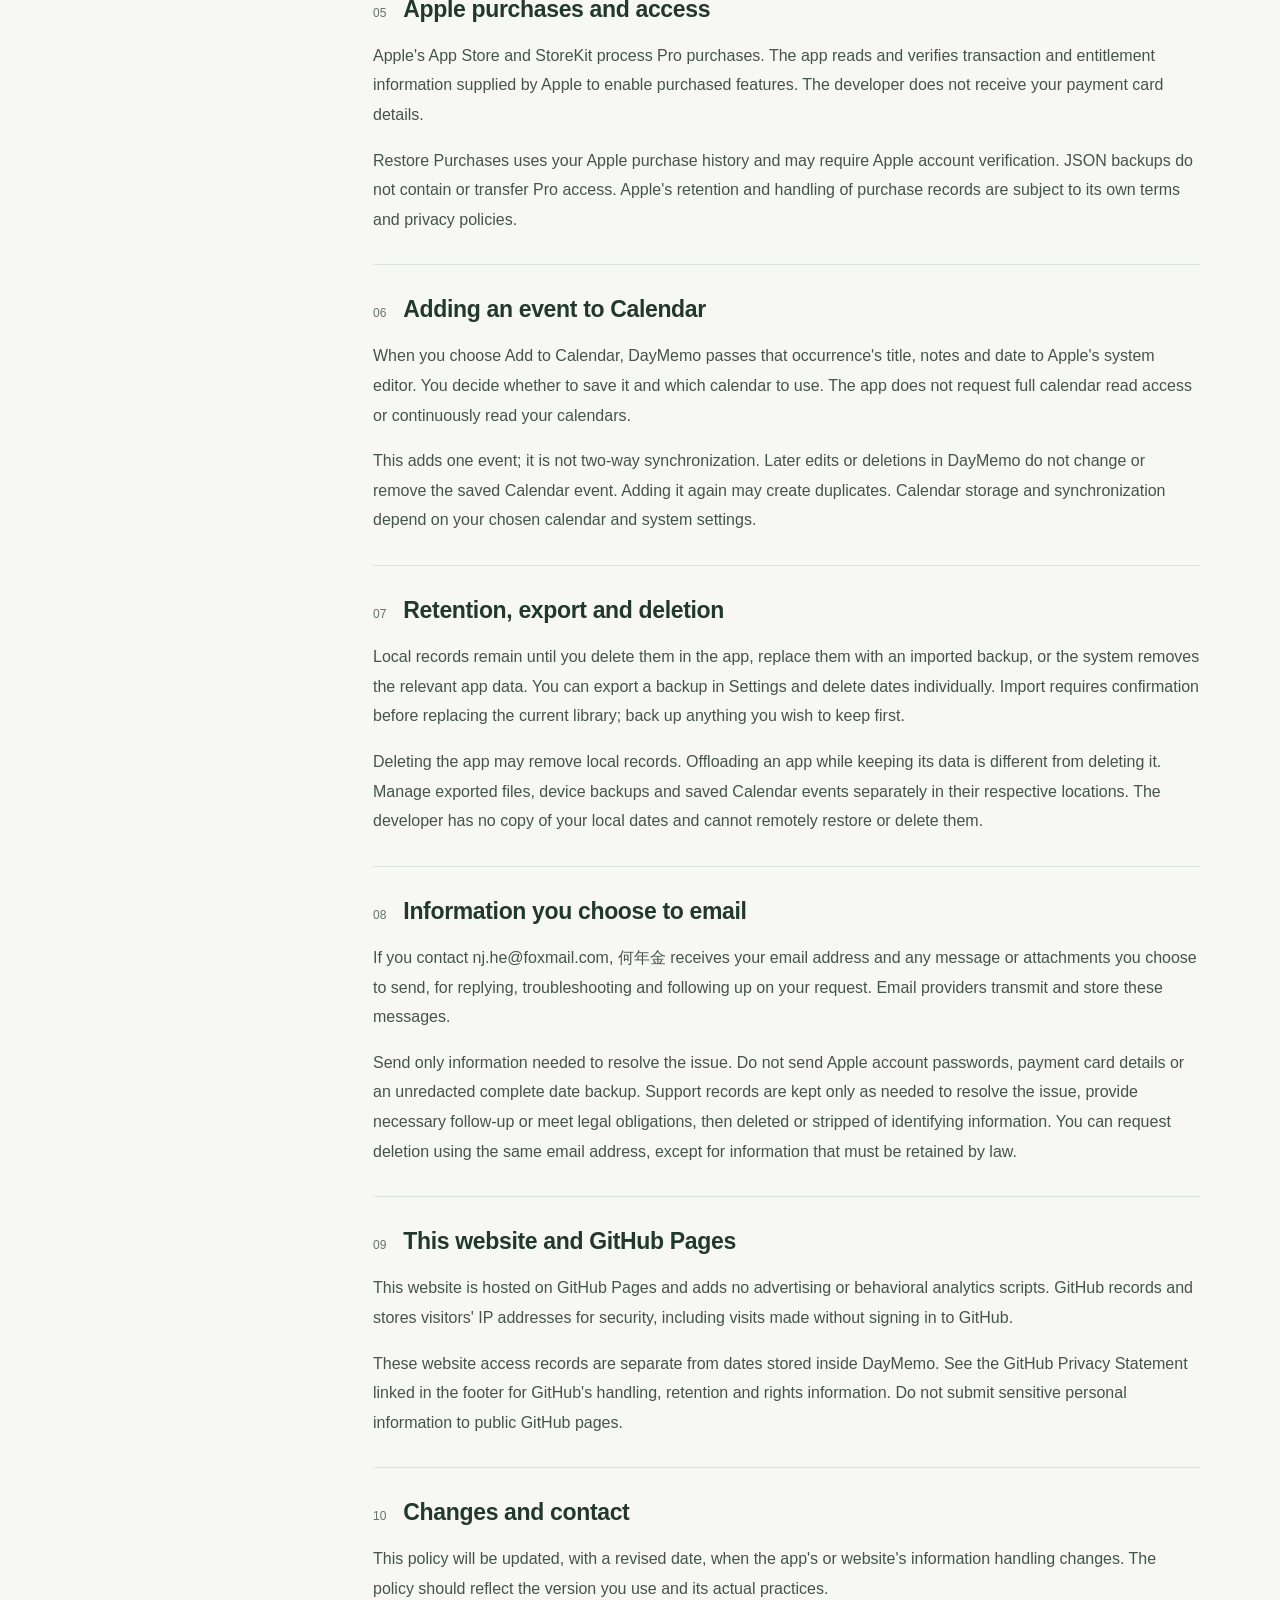
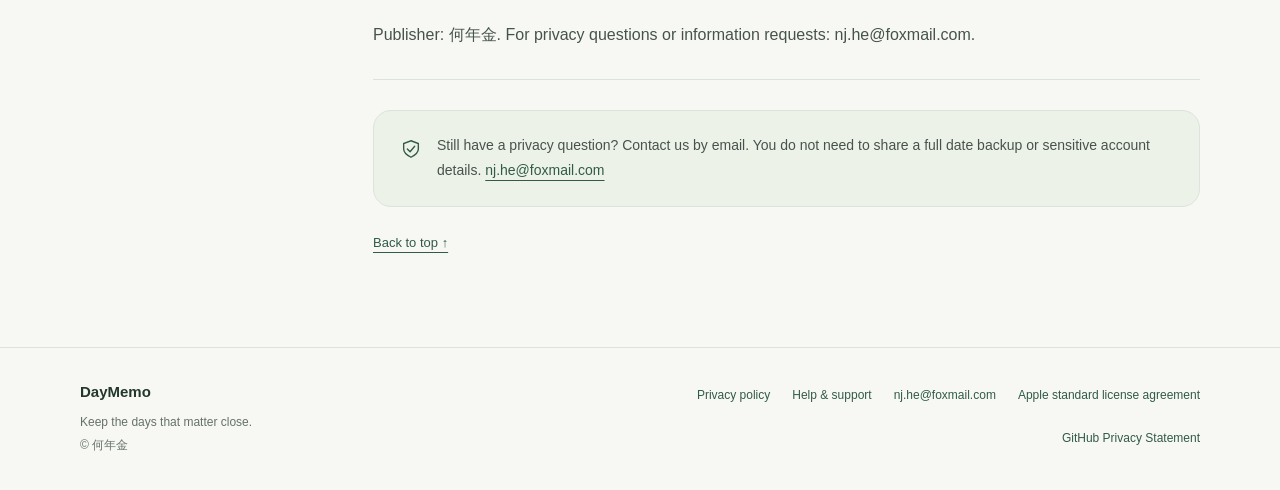
<file: docs/en/privacy/index.html>
<!doctype html><html lang="en"><head><meta charset="utf-8"><meta name="viewport" content="width=device-width,initial-scale=1"><meta name="color-scheme" content="light dark"><meta name="referrer" content="no-referrer"><meta http-equiv="Content-Security-Policy" content="default-src 'none'; style-src 'self'; script-src 'self'; img-src 'self' data:; connect-src 'none'; base-uri 'self'; form-action 'none'"><title>Privacy policy · DayMemo</title><meta name="description" content="This policy is published by 何年金 and explains how the DayMemo app and this support website handle information. For privacy questions, contact nj.he@foxmail.com."><meta property="og:title" content="Privacy policy · DayMemo"><meta property="og:description" content="This policy is published by 何年金 and explains how the DayMemo app and this support website handle information. For privacy questions, contact nj.he@foxmail.com."><meta property="og:type" content="website"><meta property="og:url" content="https://h-koala.github.io/nianri-docs/en/privacy/"><link rel="canonical" href="https://h-koala.github.io/nianri-docs/en/privacy/"><link rel="alternate" hreflang="zh-Hans" href="https://h-koala.github.io/nianri-docs/privacy/"><link rel="alternate" hreflang="zh-Hant" href="https://h-koala.github.io/nianri-docs/zh-Hant/privacy/"><link rel="alternate" hreflang="en" href="https://h-koala.github.io/nianri-docs/en/privacy/"><link rel="icon" href="../../assets/mark.svg" type="image/svg+xml"><link rel="stylesheet" href="../../assets/site.css"><script src="../../assets/site.js" defer></script></head><body id="top"><a class="skip" href="#main">Skip to content</a><header class="site-header"><div class="shell header-inner"><a class="brand" href="../" aria-label="DayMemo · Privacy &amp; Support"><svg class="brand-icon" viewBox="0 0 48 48" fill="none" aria-hidden="true"><rect x="2" y="2" width="44" height="44" rx="13" fill="currentColor" opacity=".09"/><rect x="12" y="12" width="24" height="26" rx="6" stroke="currentColor" stroke-width="1.6"/><path d="M12 21h24M18 9v7M30 9v7M24 32s-6-3.3-6-6a3.2 3.2 0 0 1 6-1.5 3.2 3.2 0 0 1 6 1.5c0 2.7-6 6-6 6Z" stroke="currentColor" stroke-width="1.6" stroke-linecap="round" stroke-linejoin="round"/></svg><span><span class="brand-name">DayMemo</span><span class="brand-caption">DATES THAT MATTER</span></span></a><nav class="primary-nav" aria-label="DayMemo · Privacy &amp; Support"><a href="./" aria-current="page">Privacy policy</a><a href="../support/">Help &amp; support</a></nav><details class="language"><summary aria-label="Language">English</summary><nav class="language-menu" aria-label="Language"><a href="../../privacy/" lang="zh-Hans" hreflang="zh-Hans">简体中文</a><a href="../../zh-Hant/privacy/" lang="zh-Hant" hreflang="zh-Hant">繁體中文</a><a href="./" lang="en" hreflang="en" aria-current="true">English</a></nav></details></div></header><main class="shell" id="main"><div class="hero"><p class="eyebrow">PRIVACY & CARE</p><h1>Privacy policy</h1><p class="lede">This policy is published by 何年金 and explains how the DayMemo app and this support website handle information. For privacy questions, contact nj.he@foxmail.com.</p><div class="meta"><span>Last updated<b><time datetime="2026-11-16">2026-11-16</time></b></span><span>Publisher<b>何年金</b></span></div></div><div class="reading-layout"><aside class="toc" aria-label="ON THIS PAGE"><p class="toc-title">ON THIS PAGE</p><ol><li><a href="#local">Local records and no app account</a></li><li><a href="#notifications">Notification permission and the Lock Screen</a></li><li><a href="#storage">On-device storage and backups</a></li><li><a href="#widgets-entry">Widgets and Quick Entry (from V0.4)</a></li><li><a href="#purchases">Apple purchases and access</a></li><li><a href="#calendar">Adding an event to Calendar</a></li><li><a href="#control">Retention, export and deletion</a></li><li><a href="#support">Information you choose to email</a></li><li><a href="#website">This website and GitHub Pages</a></li><li><a href="#changes">Changes and contact</a></li></ol><p class="aside-note">Your dates stay on your device.
Understand how information is handled, and choose what works for you.</p></aside><article><section class="policy-section" id="local"><div class="section-heading"><span class="section-number" aria-hidden="true">01</span><h2>Local records and no app account</h2></div><p>DayMemo does not require an app account and includes no advertising or behavioral analytics services. Dates, titles, notes, categories and reminder settings are processed on your device and are not uploaded to a developer server. You do not need to provide an email address to record dates.</p></section><section class="policy-section" id="notifications"><div class="section-heading"><span class="section-number" aria-hidden="true">02</span><h2>Notification permission and the Lock Screen</h2></div><p>Reminders are scheduled as local iOS notifications with your permission. Titles and reminder content may appear on your Lock Screen or in Notification Center. You can change previews, sounds or notification permission in system settings. Turning notifications off does not prevent you from viewing local records.</p><p>iOS can deliver already scheduled reminders while the app is closed. iOS controls background refresh, and capacity and system settings affect reminders. DayMemo does not promise that you can leave the app unopened forever or that every reminder will be displayed.</p></section><section class="policy-section" id="storage"><div class="section-heading"><span class="section-number" aria-hidden="true">03</span><h2>On-device storage and backups</h2></div><p>Records are stored in an on-device local database. DayMemo does not provide automatic app-level cloud synchronization. Depending on your device settings, system backups may include app data.</p><p>You can choose to export a JSON backup to Files, iCloud Drive or another location. Exported files are not encrypted and may contain names, dates and notes. Choose storage locations and recipients carefully. Your chosen storage provider handles files under its own policies.</p></section><section class="policy-section" id="widgets-entry"><div class="section-heading"><span class="section-number" aria-hidden="true">04</span><h2>Widgets and Quick Entry (from V0.4)</h2></div><p>The app shares a minimal on-device date snapshot with its widget extension, including date rules, titles and language, without notes or purchase details. It is not uploaded to a developer server. Titles may appear on the Home Screen or Lock Screen; you can hide them in Widget Settings. iOS controls when displayed widgets refresh.</p><p>Quick Entry reads CSV/TSV files you select or table text you paste, previews and validates it locally, then appends only selected valid dates after confirmation. It preserves existing records. JSON backup import instead replaces the library after confirmation. Your chosen file provider may download selected files from its cloud service under its own policies.</p></section><section class="policy-section" id="purchases"><div class="section-heading"><span class="section-number" aria-hidden="true">05</span><h2>Apple purchases and access</h2></div><p>Apple&#x27;s App Store and StoreKit process Pro purchases. The app reads and verifies transaction and entitlement information supplied by Apple to enable purchased features. The developer does not receive your payment card details.</p><p>Restore Purchases uses your Apple purchase history and may require Apple account verification. JSON backups do not contain or transfer Pro access. Apple&#x27;s retention and handling of purchase records are subject to its own terms and privacy policies.</p></section><section class="policy-section" id="calendar"><div class="section-heading"><span class="section-number" aria-hidden="true">06</span><h2>Adding an event to Calendar</h2></div><p>When you choose Add to Calendar, DayMemo passes that occurrence&#x27;s title, notes and date to Apple&#x27;s system editor. You decide whether to save it and which calendar to use. The app does not request full calendar read access or continuously read your calendars.</p><p>This adds one event; it is not two-way synchronization. Later edits or deletions in DayMemo do not change or remove the saved Calendar event. Adding it again may create duplicates. Calendar storage and synchronization depend on your chosen calendar and system settings.</p></section><section class="policy-section" id="control"><div class="section-heading"><span class="section-number" aria-hidden="true">07</span><h2>Retention, export and deletion</h2></div><p>Local records remain until you delete them in the app, replace them with an imported backup, or the system removes the relevant app data. You can export a backup in Settings and delete dates individually. Import requires confirmation before replacing the current library; back up anything you wish to keep first.</p><p>Deleting the app may remove local records. Offloading an app while keeping its data is different from deleting it. Manage exported files, device backups and saved Calendar events separately in their respective locations. The developer has no copy of your local dates and cannot remotely restore or delete them.</p></section><section class="policy-section" id="support"><div class="section-heading"><span class="section-number" aria-hidden="true">08</span><h2>Information you choose to email</h2></div><p>If you contact nj.he@foxmail.com, 何年金 receives your email address and any message or attachments you choose to send, for replying, troubleshooting and following up on your request. Email providers transmit and store these messages.</p><p>Send only information needed to resolve the issue. Do not send Apple account passwords, payment card details or an unredacted complete date backup. Support records are kept only as needed to resolve the issue, provide necessary follow-up or meet legal obligations, then deleted or stripped of identifying information. You can request deletion using the same email address, except for information that must be retained by law.</p></section><section class="policy-section" id="website"><div class="section-heading"><span class="section-number" aria-hidden="true">09</span><h2>This website and GitHub Pages</h2></div><p>This website is hosted on GitHub Pages and adds no advertising or behavioral analytics scripts. GitHub records and stores visitors&#x27; IP addresses for security, including visits made without signing in to GitHub.</p><p>These website access records are separate from dates stored inside DayMemo. See the GitHub Privacy Statement linked in the footer for GitHub&#x27;s handling, retention and rights information. Do not submit sensitive personal information to public GitHub pages.</p></section><section class="policy-section" id="changes"><div class="section-heading"><span class="section-number" aria-hidden="true">10</span><h2>Changes and contact</h2></div><p>This policy will be updated, with a revised date, when the app&#x27;s or website&#x27;s information handling changes. The policy should reflect the version you use and its actual practices.</p><p>Publisher: 何年金. For privacy questions or information requests: nj.he@foxmail.com.</p></section><div class="callout"><svg viewBox="0 0 24 24" fill="none" aria-hidden="true"><path d="m12 3 8 3v6c0 5-8 9-8 9s-8-4-8-9V6l8-3Z" stroke="currentColor" stroke-width="1.5"/><path d="m8 12 3 3 5-6" stroke="currentColor" stroke-width="1.5" stroke-linecap="round" stroke-linejoin="round"/></svg><p>Still have a privacy question? Contact us by email. You do not need to share a full date backup or sensitive account details. <a href="mailto:nj.he@foxmail.com?subject=DayMemo%20%C2%B7%20Help%20%26%20support">nj.he@foxmail.com</a></p></div><a class="top-link" href="#top">Back to top ↑</a></article></div></main><footer class="site-footer"><div class="shell footer-inner"><div><div class="footer-title">DayMemo</div>Keep the days that matter close.<br>© 何年金</div><nav class="footer-links" aria-label="DayMemo · Privacy &amp; Support"><a href="./">Privacy policy</a><a href="../support/">Help &amp; support</a><a href="mailto:nj.he@foxmail.com?subject=DayMemo%20%C2%B7%20Help%20%26%20support">nj.he@foxmail.com</a><a href="https://www.apple.com/legal/internet-services/itunes/dev/stdeula/">Apple standard license agreement</a><a href="https://docs.github.com/en/site-policy/privacy-policies/github-general-privacy-statement">GitHub Privacy Statement</a></nav></div></footer></body></html>
</file>
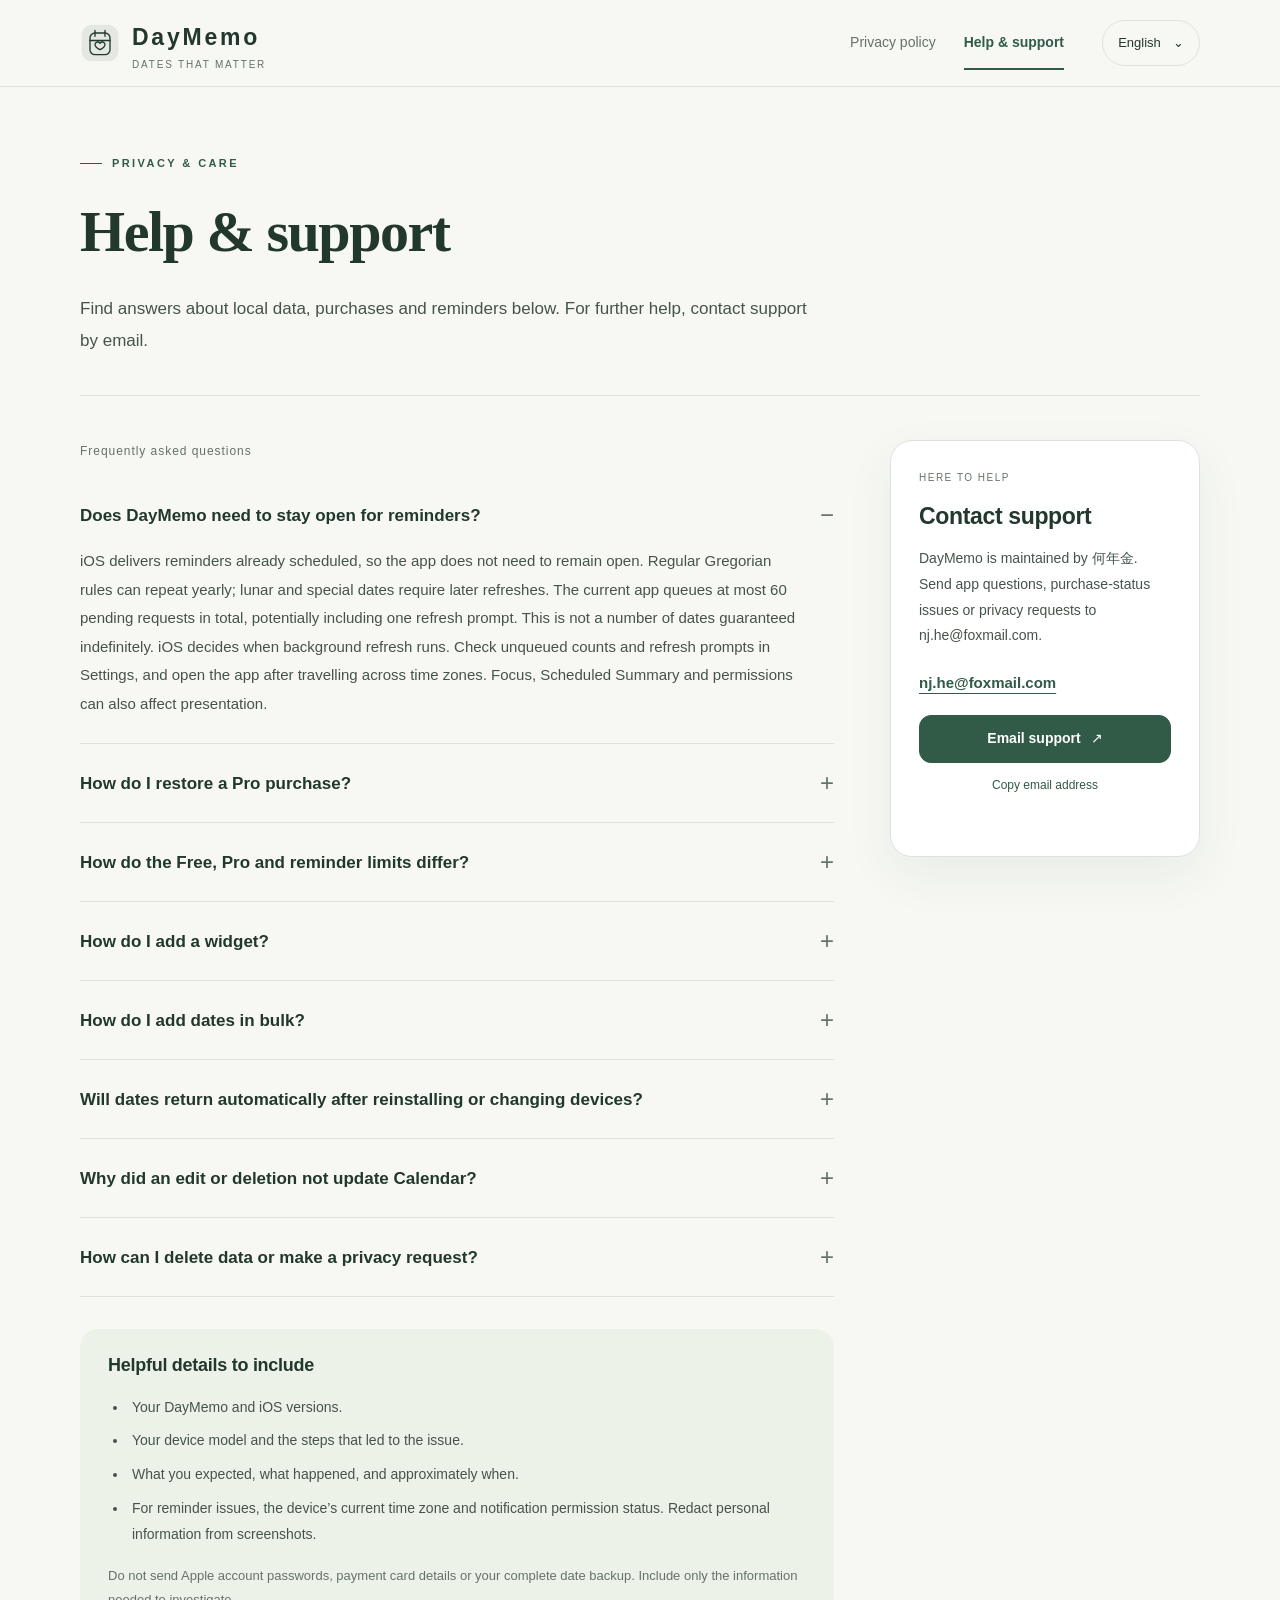
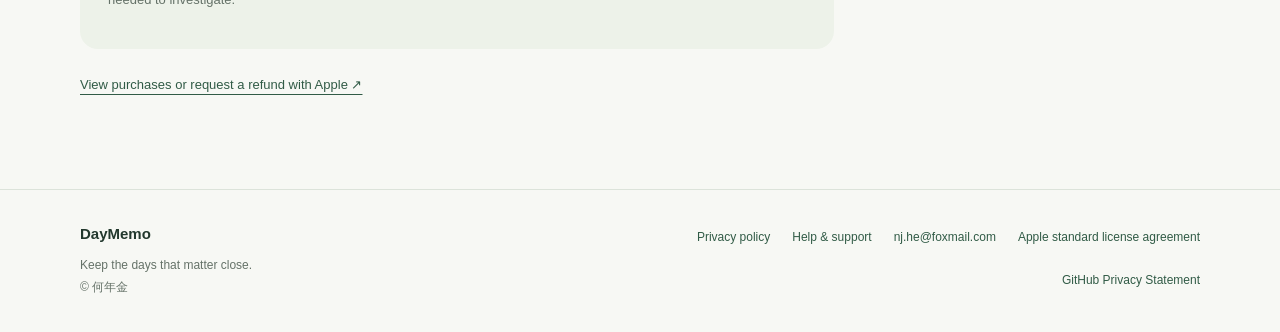
<file: docs/en/support/index.html>
<!doctype html><html lang="en"><head><meta charset="utf-8"><meta name="viewport" content="width=device-width,initial-scale=1"><meta name="color-scheme" content="light dark"><meta name="referrer" content="no-referrer"><meta http-equiv="Content-Security-Policy" content="default-src 'none'; style-src 'self'; script-src 'self'; img-src 'self' data:; connect-src 'none'; base-uri 'self'; form-action 'none'"><title>Help &amp; support · DayMemo</title><meta name="description" content="Find answers about local data, purchases and reminders below. For further help, contact support by email."><meta property="og:title" content="Help &amp; support · DayMemo"><meta property="og:description" content="Find answers about local data, purchases and reminders below. For further help, contact support by email."><meta property="og:type" content="website"><meta property="og:url" content="https://h-koala.github.io/nianri-docs/en/support/"><link rel="canonical" href="https://h-koala.github.io/nianri-docs/en/support/"><link rel="alternate" hreflang="zh-Hans" href="https://h-koala.github.io/nianri-docs/support/"><link rel="alternate" hreflang="zh-Hant" href="https://h-koala.github.io/nianri-docs/zh-Hant/support/"><link rel="alternate" hreflang="en" href="https://h-koala.github.io/nianri-docs/en/support/"><link rel="icon" href="../../assets/mark.svg" type="image/svg+xml"><link rel="stylesheet" href="../../assets/site.css"><script src="../../assets/site.js" defer></script></head><body id="top"><a class="skip" href="#main">Skip to content</a><header class="site-header"><div class="shell header-inner"><a class="brand" href="../" aria-label="DayMemo · Privacy &amp; Support"><svg class="brand-icon" viewBox="0 0 48 48" fill="none" aria-hidden="true"><rect x="2" y="2" width="44" height="44" rx="13" fill="currentColor" opacity=".09"/><rect x="12" y="12" width="24" height="26" rx="6" stroke="currentColor" stroke-width="1.6"/><path d="M12 21h24M18 9v7M30 9v7M24 32s-6-3.3-6-6a3.2 3.2 0 0 1 6-1.5 3.2 3.2 0 0 1 6 1.5c0 2.7-6 6-6 6Z" stroke="currentColor" stroke-width="1.6" stroke-linecap="round" stroke-linejoin="round"/></svg><span><span class="brand-name">DayMemo</span><span class="brand-caption">DATES THAT MATTER</span></span></a><nav class="primary-nav" aria-label="DayMemo · Privacy &amp; Support"><a href="../privacy/">Privacy policy</a><a href="./" aria-current="page">Help &amp; support</a></nav><details class="language"><summary aria-label="Language">English</summary><nav class="language-menu" aria-label="Language"><a href="../../support/" lang="zh-Hans" hreflang="zh-Hans">简体中文</a><a href="../../zh-Hant/support/" lang="zh-Hant" hreflang="zh-Hant">繁體中文</a><a href="./" lang="en" hreflang="en" aria-current="true">English</a></nav></details></div></header><main class="shell" id="main"><div class="hero"><p class="eyebrow">PRIVACY & CARE</p><h1>Help &amp; support</h1><p class="lede">Find answers about local data, purchases and reminders below. For further help, contact support by email.</p></div><div class="support-layout"><div><p class="faq-intro">Frequently asked questions</p><details class="faq-item" open id="reminders"><summary>Does DayMemo need to stay open for reminders?</summary><p>iOS delivers reminders already scheduled, so the app does not need to remain open. Regular Gregorian rules can repeat yearly; lunar and special dates require later refreshes. The current app queues at most 60 pending requests in total, potentially including one refresh prompt. This is not a number of dates guaranteed indefinitely. iOS decides when background refresh runs. Check unqueued counts and refresh prompts in Settings, and open the app after travelling across time zones. Focus, Scheduled Summary and permissions can also affect presentation.</p></details><details class="faq-item" id="restore"><summary>How do I restore a Pro purchase?</summary><p>Use the Apple account that made the original purchase, then choose Restore Purchases in DayMemo&#x27;s Settings → Pro. A backup restores date data, not purchase access. Follow any message about pending approval, failed verification or a refund. If the problem continues, contact support with a redacted description of the error.</p></details><details class="faq-item" id="limits"><summary>How do the Free, Pro and reminder limits differ?</summary><p>Free includes up to 10 dates, one reminder option per date, Gregorian and lunar calendars, and backups. Pro expands storage to 1,000 dates and adds custom categories and multiple advance reminders. Both plans share the notification queue capacity. Pro does not remove system or app reminder limits, and storing 1,000 dates does not mean they are all scheduled at once. A change in purchase access does not automatically delete saved data.</p></details><details class="faq-item" id="widgets"><summary>How do I add a widget?</summary><p>From V0.4, save dates in DayMemo, then add a DayMemo widget through the system Home Screen editing menu. Small shows the next date and medium shows up to three. Add the rectangular Lock Screen widget through system Lock Screen customization. Tap to open the corresponding date. Hide titles or request updates in Widget Settings. iOS controls refresh timing; widgets do not send additional notifications.</p></details><details class="faq-item" id="quick-entry"><summary>How do I add dates in bulk?</summary><p>From V0.4, open Quick Entry from the Home Screen import button or Settings, then choose a CSV/TSV file or paste a table. Required columns are title and date; localized examples are included. Preview and select valid rows before appending. Invalid dates and duplicates cannot be selected. Limits are 1,000 rows and 256 KB, subject to Free/Pro date, category and reminder access. JSON backup import replaces the library instead.</p></details><details class="faq-item" id="backups"><summary>Will dates return automatically after reinstalling or changing devices?</summary><p>DayMemo has no app account or automatic cross-device sync. Export a backup on the old device and import it on the new one. Whether a system device backup restores app data depends on your settings and restore method. JSON backup import replaces the current library, and additions must fit your current access. The current backup file limit is 16 MiB. Exported files are not encrypted.</p></details><details class="faq-item" id="calendar"><summary>Why did an edit or deletion not update Calendar?</summary><p>Adding to Calendar is a one-time action you confirm, not a synchronized connection. Edit or delete that event in Calendar separately. DayMemo does not automatically create an annual lunar recurrence, and repeating the add action may create duplicate events.</p></details><details class="faq-item" id="privacy"><summary>How can I delete data or make a privacy request?</summary><p>Delete dates individually in DayMemo. Manage exported files, device backups and Calendar events separately where they are stored. The developer has no copy of your local dates and cannot remotely restore or delete them. To request deletion of support email or ask about this policy, contact nj.he@foxmail.com.</p></details><div class="support-notes"><h2>Helpful details to include</h2><ul class="contact-list"><li>Your DayMemo and iOS versions.</li><li>Your device model and the steps that led to the issue.</li><li>What you expected, what happened, and approximately when.</li><li>For reminder issues, the device’s current time zone and notification permission status. Redact personal information from screenshots.</li></ul><p class="small">Do not send Apple account passwords, payment card details or your complete date backup. Include only the information needed to investigate.</p></div><a class="top-link" href="https://reportaproblem.apple.com/">View purchases or request a refund with Apple ↗</a></div><aside class="contact-card"><div class="contact-kicker">HERE TO HELP</div><h2>Contact support</h2><p>DayMemo is maintained by 何年金. Send app questions, purchase-status issues or privacy requests to nj.he@foxmail.com.</p><a class="email-address" href="mailto:nj.he@foxmail.com?subject=DayMemo%20%C2%B7%20Help%20%26%20support">nj.he@foxmail.com</a><a class="button" href="mailto:nj.he@foxmail.com?subject=DayMemo%20%C2%B7%20Help%20%26%20support">Email support <span aria-hidden="true">↗</span></a><button class="copy-button" hidden data-copy="nj.he@foxmail.com" data-success="Email address copied" data-failure="Could not copy. Please select and copy the email address above.">Copy email address</button><p class="live-status" aria-live="polite"></p></aside></div></main><footer class="site-footer"><div class="shell footer-inner"><div><div class="footer-title">DayMemo</div>Keep the days that matter close.<br>© 何年金</div><nav class="footer-links" aria-label="DayMemo · Privacy &amp; Support"><a href="../privacy/">Privacy policy</a><a href="./">Help &amp; support</a><a href="mailto:nj.he@foxmail.com?subject=DayMemo%20%C2%B7%20Help%20%26%20support">nj.he@foxmail.com</a><a href="https://www.apple.com/legal/internet-services/itunes/dev/stdeula/">Apple standard license agreement</a><a href="https://docs.github.com/en/site-policy/privacy-policies/github-general-privacy-statement">GitHub Privacy Statement</a></nav></div></footer></body></html>
</file>
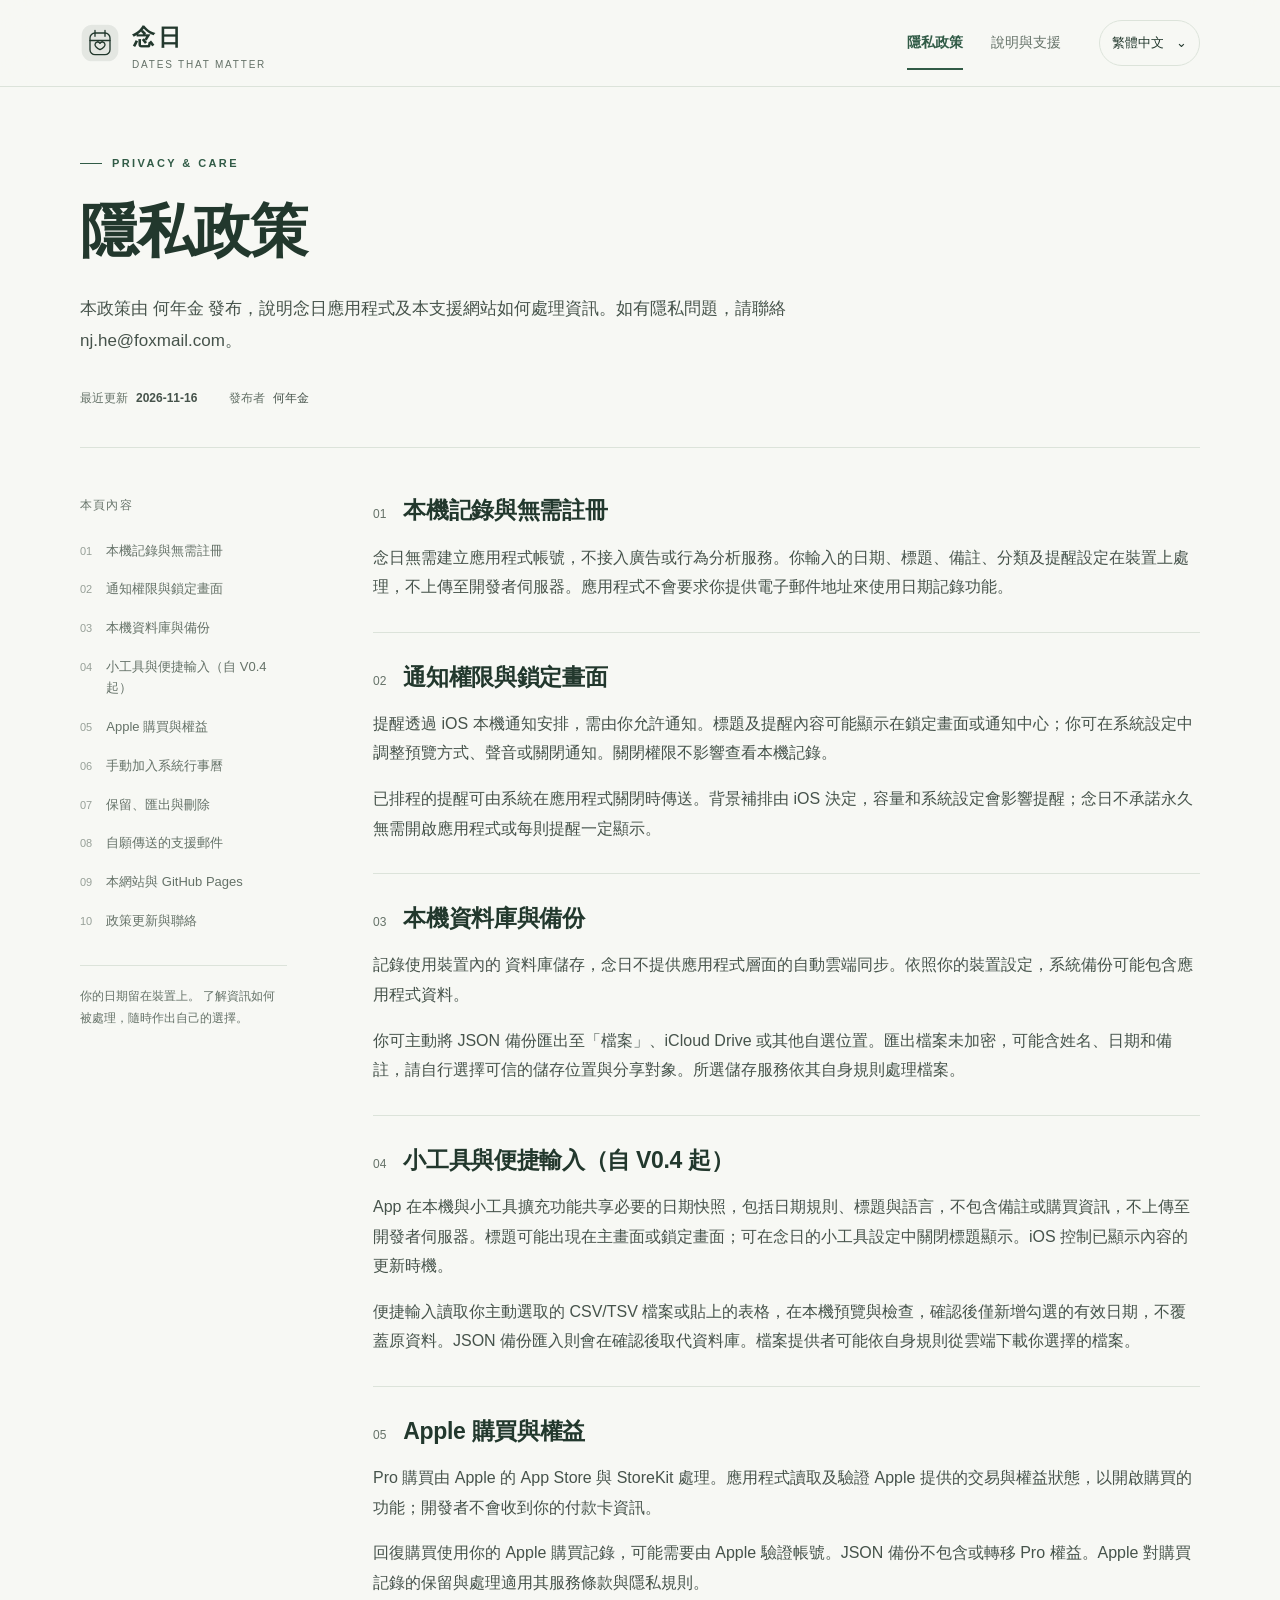
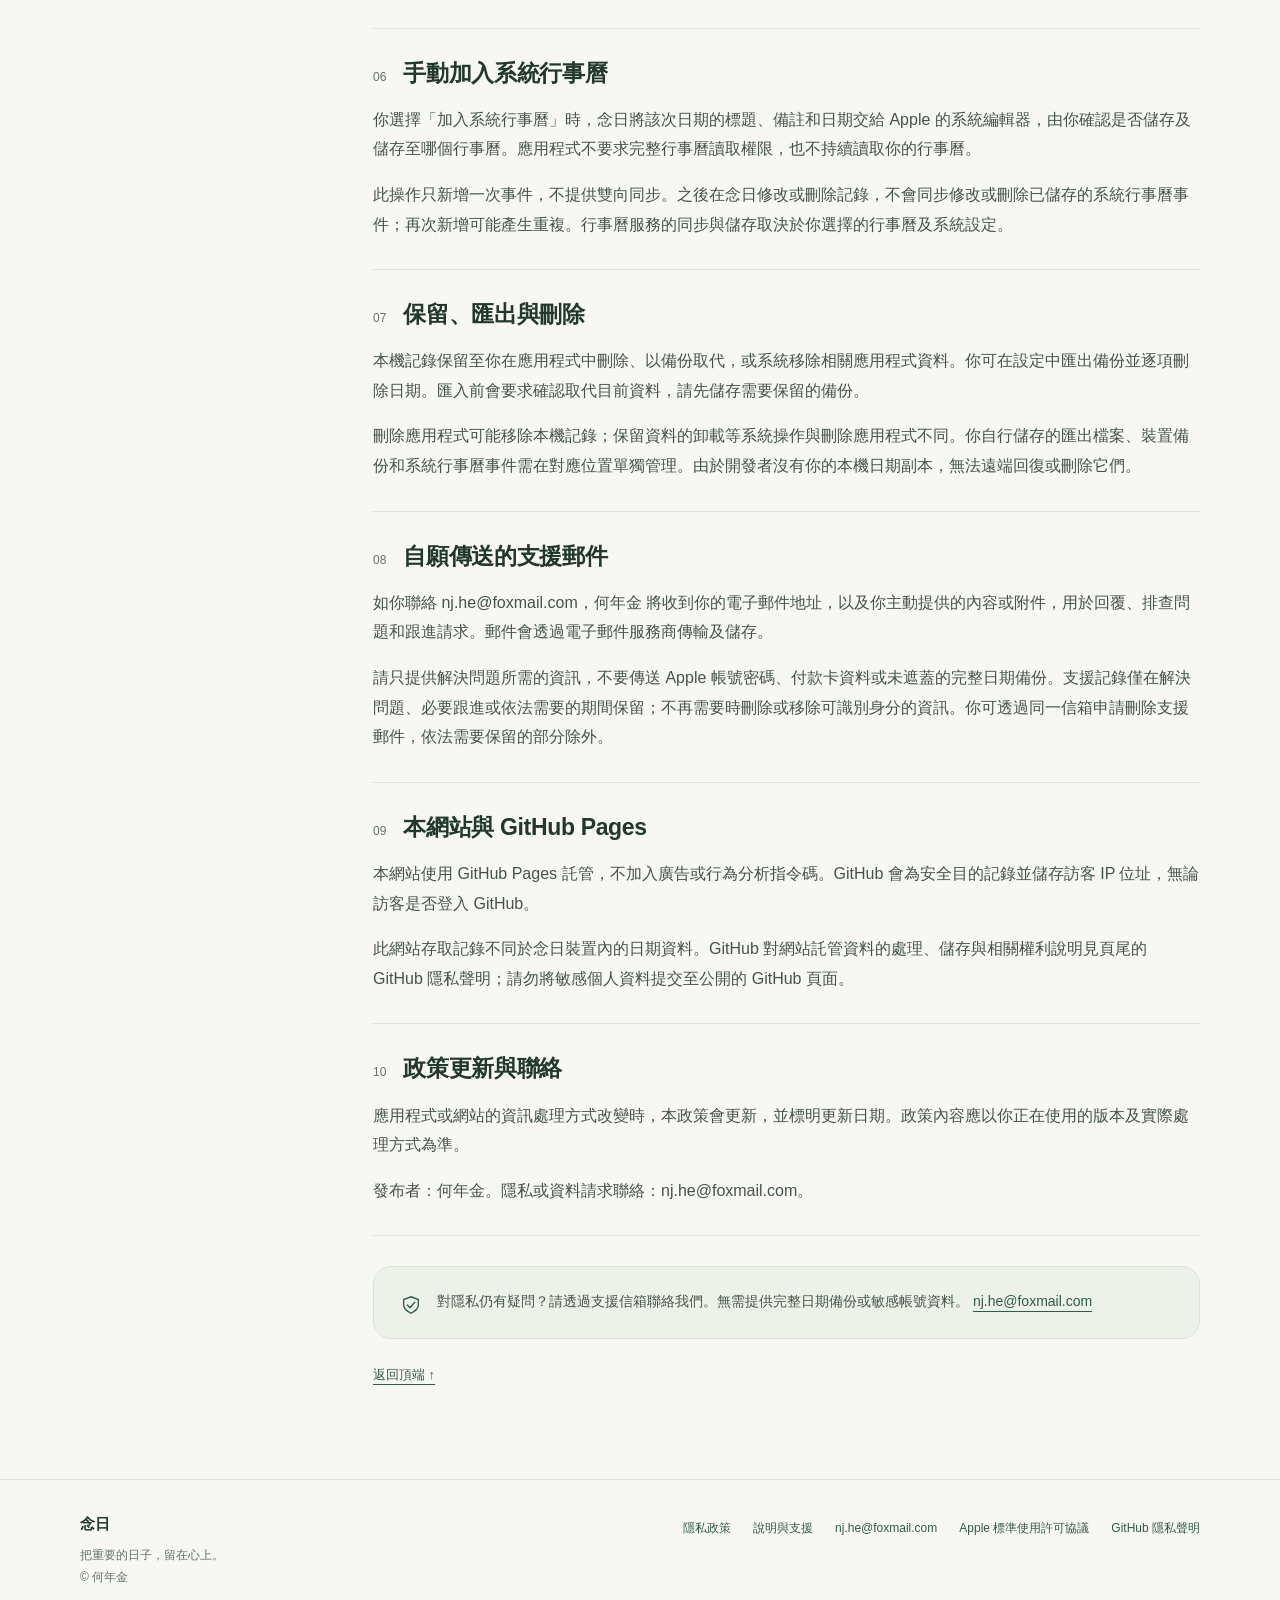
<file: docs/zh-Hant/privacy/index.html>
<!doctype html><html lang="zh-Hant"><head><meta charset="utf-8"><meta name="viewport" content="width=device-width,initial-scale=1"><meta name="color-scheme" content="light dark"><meta name="referrer" content="no-referrer"><meta http-equiv="Content-Security-Policy" content="default-src 'none'; style-src 'self'; script-src 'self'; img-src 'self' data:; connect-src 'none'; base-uri 'self'; form-action 'none'"><title>隱私政策 · 念日</title><meta name="description" content="本政策由 何年金 發布，說明念日應用程式及本支援網站如何處理資訊。如有隱私問題，請聯絡 nj.he@foxmail.com。"><meta property="og:title" content="隱私政策 · 念日"><meta property="og:description" content="本政策由 何年金 發布，說明念日應用程式及本支援網站如何處理資訊。如有隱私問題，請聯絡 nj.he@foxmail.com。"><meta property="og:type" content="website"><meta property="og:url" content="https://h-koala.github.io/nianri-docs/zh-Hant/privacy/"><link rel="canonical" href="https://h-koala.github.io/nianri-docs/zh-Hant/privacy/"><link rel="alternate" hreflang="zh-Hans" href="https://h-koala.github.io/nianri-docs/privacy/"><link rel="alternate" hreflang="zh-Hant" href="https://h-koala.github.io/nianri-docs/zh-Hant/privacy/"><link rel="alternate" hreflang="en" href="https://h-koala.github.io/nianri-docs/en/privacy/"><link rel="icon" href="../../assets/mark.svg" type="image/svg+xml"><link rel="stylesheet" href="../../assets/site.css"><script src="../../assets/site.js" defer></script></head><body id="top"><a class="skip" href="#main">跳至內文</a><header class="site-header"><div class="shell header-inner"><a class="brand" href="../" aria-label="念日 · 隱私與支援"><svg class="brand-icon" viewBox="0 0 48 48" fill="none" aria-hidden="true"><rect x="2" y="2" width="44" height="44" rx="13" fill="currentColor" opacity=".09"/><rect x="12" y="12" width="24" height="26" rx="6" stroke="currentColor" stroke-width="1.6"/><path d="M12 21h24M18 9v7M30 9v7M24 32s-6-3.3-6-6a3.2 3.2 0 0 1 6-1.5 3.2 3.2 0 0 1 6 1.5c0 2.7-6 6-6 6Z" stroke="currentColor" stroke-width="1.6" stroke-linecap="round" stroke-linejoin="round"/></svg><span><span class="brand-name">念日</span><span class="brand-caption">DATES THAT MATTER</span></span></a><nav class="primary-nav" aria-label="念日 · 隱私與支援"><a href="./" aria-current="page">隱私政策</a><a href="../support/">說明與支援</a></nav><details class="language"><summary aria-label="語言">繁體中文</summary><nav class="language-menu" aria-label="語言"><a href="../../privacy/" lang="zh-Hans" hreflang="zh-Hans">简体中文</a><a href="./" lang="zh-Hant" hreflang="zh-Hant" aria-current="true">繁體中文</a><a href="../../en/privacy/" lang="en" hreflang="en">English</a></nav></details></div></header><main class="shell" id="main"><div class="hero"><p class="eyebrow">PRIVACY & CARE</p><h1>隱私政策</h1><p class="lede">本政策由 何年金 發布，說明念日應用程式及本支援網站如何處理資訊。如有隱私問題，請聯絡 nj.he@foxmail.com。</p><div class="meta"><span>最近更新<b><time datetime="2026-11-16">2026-11-16</time></b></span><span>發布者<b>何年金</b></span></div></div><div class="reading-layout"><aside class="toc" aria-label="本頁內容"><p class="toc-title">本頁內容</p><ol><li><a href="#local">本機記錄與無需註冊</a></li><li><a href="#notifications">通知權限與鎖定畫面</a></li><li><a href="#storage">本機資料庫與備份</a></li><li><a href="#widgets-entry">小工具與便捷輸入（自 V0.4 起）</a></li><li><a href="#purchases">Apple 購買與權益</a></li><li><a href="#calendar">手動加入系統行事曆</a></li><li><a href="#control">保留、匯出與刪除</a></li><li><a href="#support">自願傳送的支援郵件</a></li><li><a href="#website">本網站與 GitHub Pages</a></li><li><a href="#changes">政策更新與聯絡</a></li></ol><p class="aside-note">你的日期留在裝置上。
了解資訊如何被處理，隨時作出自己的選擇。</p></aside><article><section class="policy-section" id="local"><div class="section-heading"><span class="section-number" aria-hidden="true">01</span><h2>本機記錄與無需註冊</h2></div><p>念日無需建立應用程式帳號，不接入廣告或行為分析服務。你輸入的日期、標題、備註、分類及提醒設定在裝置上處理，不上傳至開發者伺服器。應用程式不會要求你提供電子郵件地址來使用日期記錄功能。</p></section><section class="policy-section" id="notifications"><div class="section-heading"><span class="section-number" aria-hidden="true">02</span><h2>通知權限與鎖定畫面</h2></div><p>提醒透過 iOS 本機通知安排，需由你允許通知。標題及提醒內容可能顯示在鎖定畫面或通知中心；你可在系統設定中調整預覽方式、聲音或關閉通知。關閉權限不影響查看本機記錄。</p><p>已排程的提醒可由系統在應用程式關閉時傳送。背景補排由 iOS 決定，容量和系統設定會影響提醒；念日不承諾永久無需開啟應用程式或每則提醒一定顯示。</p></section><section class="policy-section" id="storage"><div class="section-heading"><span class="section-number" aria-hidden="true">03</span><h2>本機資料庫與備份</h2></div><p>記錄使用裝置內的 資料庫儲存，念日不提供應用程式層面的自動雲端同步。依照你的裝置設定，系統備份可能包含應用程式資料。</p><p>你可主動將 JSON 備份匯出至「檔案」、iCloud Drive 或其他自選位置。匯出檔案未加密，可能含姓名、日期和備註，請自行選擇可信的儲存位置與分享對象。所選儲存服務依其自身規則處理檔案。</p></section><section class="policy-section" id="widgets-entry"><div class="section-heading"><span class="section-number" aria-hidden="true">04</span><h2>小工具與便捷輸入（自 V0.4 起）</h2></div><p>App 在本機與小工具擴充功能共享必要的日期快照，包括日期規則、標題與語言，不包含備註或購買資訊，不上傳至開發者伺服器。標題可能出現在主畫面或鎖定畫面；可在念日的小工具設定中關閉標題顯示。iOS 控制已顯示內容的更新時機。</p><p>便捷輸入讀取你主動選取的 CSV/TSV 檔案或貼上的表格，在本機預覽與檢查，確認後僅新增勾選的有效日期，不覆蓋原資料。JSON 備份匯入則會在確認後取代資料庫。檔案提供者可能依自身規則從雲端下載你選擇的檔案。</p></section><section class="policy-section" id="purchases"><div class="section-heading"><span class="section-number" aria-hidden="true">05</span><h2>Apple 購買與權益</h2></div><p>Pro 購買由 Apple 的 App Store 與 StoreKit 處理。應用程式讀取及驗證 Apple 提供的交易與權益狀態，以開啟購買的功能；開發者不會收到你的付款卡資訊。</p><p>回復購買使用你的 Apple 購買記錄，可能需要由 Apple 驗證帳號。JSON 備份不包含或轉移 Pro 權益。Apple 對購買記錄的保留與處理適用其服務條款與隱私規則。</p></section><section class="policy-section" id="calendar"><div class="section-heading"><span class="section-number" aria-hidden="true">06</span><h2>手動加入系統行事曆</h2></div><p>你選擇「加入系統行事曆」時，念日將該次日期的標題、備註和日期交給 Apple 的系統編輯器，由你確認是否儲存及儲存至哪個行事曆。應用程式不要求完整行事曆讀取權限，也不持續讀取你的行事曆。</p><p>此操作只新增一次事件，不提供雙向同步。之後在念日修改或刪除記錄，不會同步修改或刪除已儲存的系統行事曆事件；再次新增可能產生重複。行事曆服務的同步與儲存取決於你選擇的行事曆及系統設定。</p></section><section class="policy-section" id="control"><div class="section-heading"><span class="section-number" aria-hidden="true">07</span><h2>保留、匯出與刪除</h2></div><p>本機記錄保留至你在應用程式中刪除、以備份取代，或系統移除相關應用程式資料。你可在設定中匯出備份並逐項刪除日期。匯入前會要求確認取代目前資料，請先儲存需要保留的備份。</p><p>刪除應用程式可能移除本機記錄；保留資料的卸載等系統操作與刪除應用程式不同。你自行儲存的匯出檔案、裝置備份和系統行事曆事件需在對應位置單獨管理。由於開發者沒有你的本機日期副本，無法遠端回復或刪除它們。</p></section><section class="policy-section" id="support"><div class="section-heading"><span class="section-number" aria-hidden="true">08</span><h2>自願傳送的支援郵件</h2></div><p>如你聯絡 nj.he@foxmail.com，何年金 將收到你的電子郵件地址，以及你主動提供的內容或附件，用於回覆、排查問題和跟進請求。郵件會透過電子郵件服務商傳輸及儲存。</p><p>請只提供解決問題所需的資訊，不要傳送 Apple 帳號密碼、付款卡資料或未遮蓋的完整日期備份。支援記錄僅在解決問題、必要跟進或依法需要的期間保留；不再需要時刪除或移除可識別身分的資訊。你可透過同一信箱申請刪除支援郵件，依法需要保留的部分除外。</p></section><section class="policy-section" id="website"><div class="section-heading"><span class="section-number" aria-hidden="true">09</span><h2>本網站與 GitHub Pages</h2></div><p>本網站使用 GitHub Pages 託管，不加入廣告或行為分析指令碼。GitHub 會為安全目的記錄並儲存訪客 IP 位址，無論訪客是否登入 GitHub。</p><p>此網站存取記錄不同於念日裝置內的日期資料。GitHub 對網站託管資料的處理、儲存與相關權利說明見頁尾的 GitHub 隱私聲明；請勿將敏感個人資料提交至公開的 GitHub 頁面。</p></section><section class="policy-section" id="changes"><div class="section-heading"><span class="section-number" aria-hidden="true">10</span><h2>政策更新與聯絡</h2></div><p>應用程式或網站的資訊處理方式改變時，本政策會更新，並標明更新日期。政策內容應以你正在使用的版本及實際處理方式為準。</p><p>發布者：何年金。隱私或資料請求聯絡：nj.he@foxmail.com。</p></section><div class="callout"><svg viewBox="0 0 24 24" fill="none" aria-hidden="true"><path d="m12 3 8 3v6c0 5-8 9-8 9s-8-4-8-9V6l8-3Z" stroke="currentColor" stroke-width="1.5"/><path d="m8 12 3 3 5-6" stroke="currentColor" stroke-width="1.5" stroke-linecap="round" stroke-linejoin="round"/></svg><p>對隱私仍有疑問？請透過支援信箱聯絡我們。無需提供完整日期備份或敏感帳號資料。 <a href="mailto:nj.he@foxmail.com?subject=%E5%BF%B5%E6%97%A5%20%C2%B7%20%E8%AA%AA%E6%98%8E%E8%88%87%E6%94%AF%E6%8F%B4">nj.he@foxmail.com</a></p></div><a class="top-link" href="#top">返回頂端 ↑</a></article></div></main><footer class="site-footer"><div class="shell footer-inner"><div><div class="footer-title">念日</div>把重要的日子，留在心上。<br>© 何年金</div><nav class="footer-links" aria-label="念日 · 隱私與支援"><a href="./">隱私政策</a><a href="../support/">說明與支援</a><a href="mailto:nj.he@foxmail.com?subject=%E5%BF%B5%E6%97%A5%20%C2%B7%20%E8%AA%AA%E6%98%8E%E8%88%87%E6%94%AF%E6%8F%B4">nj.he@foxmail.com</a><a href="https://www.apple.com/legal/internet-services/itunes/dev/stdeula/">Apple 標準使用許可協議</a><a href="https://docs.github.com/en/site-policy/privacy-policies/github-general-privacy-statement">GitHub 隱私聲明</a></nav></div></footer></body></html>
</file>
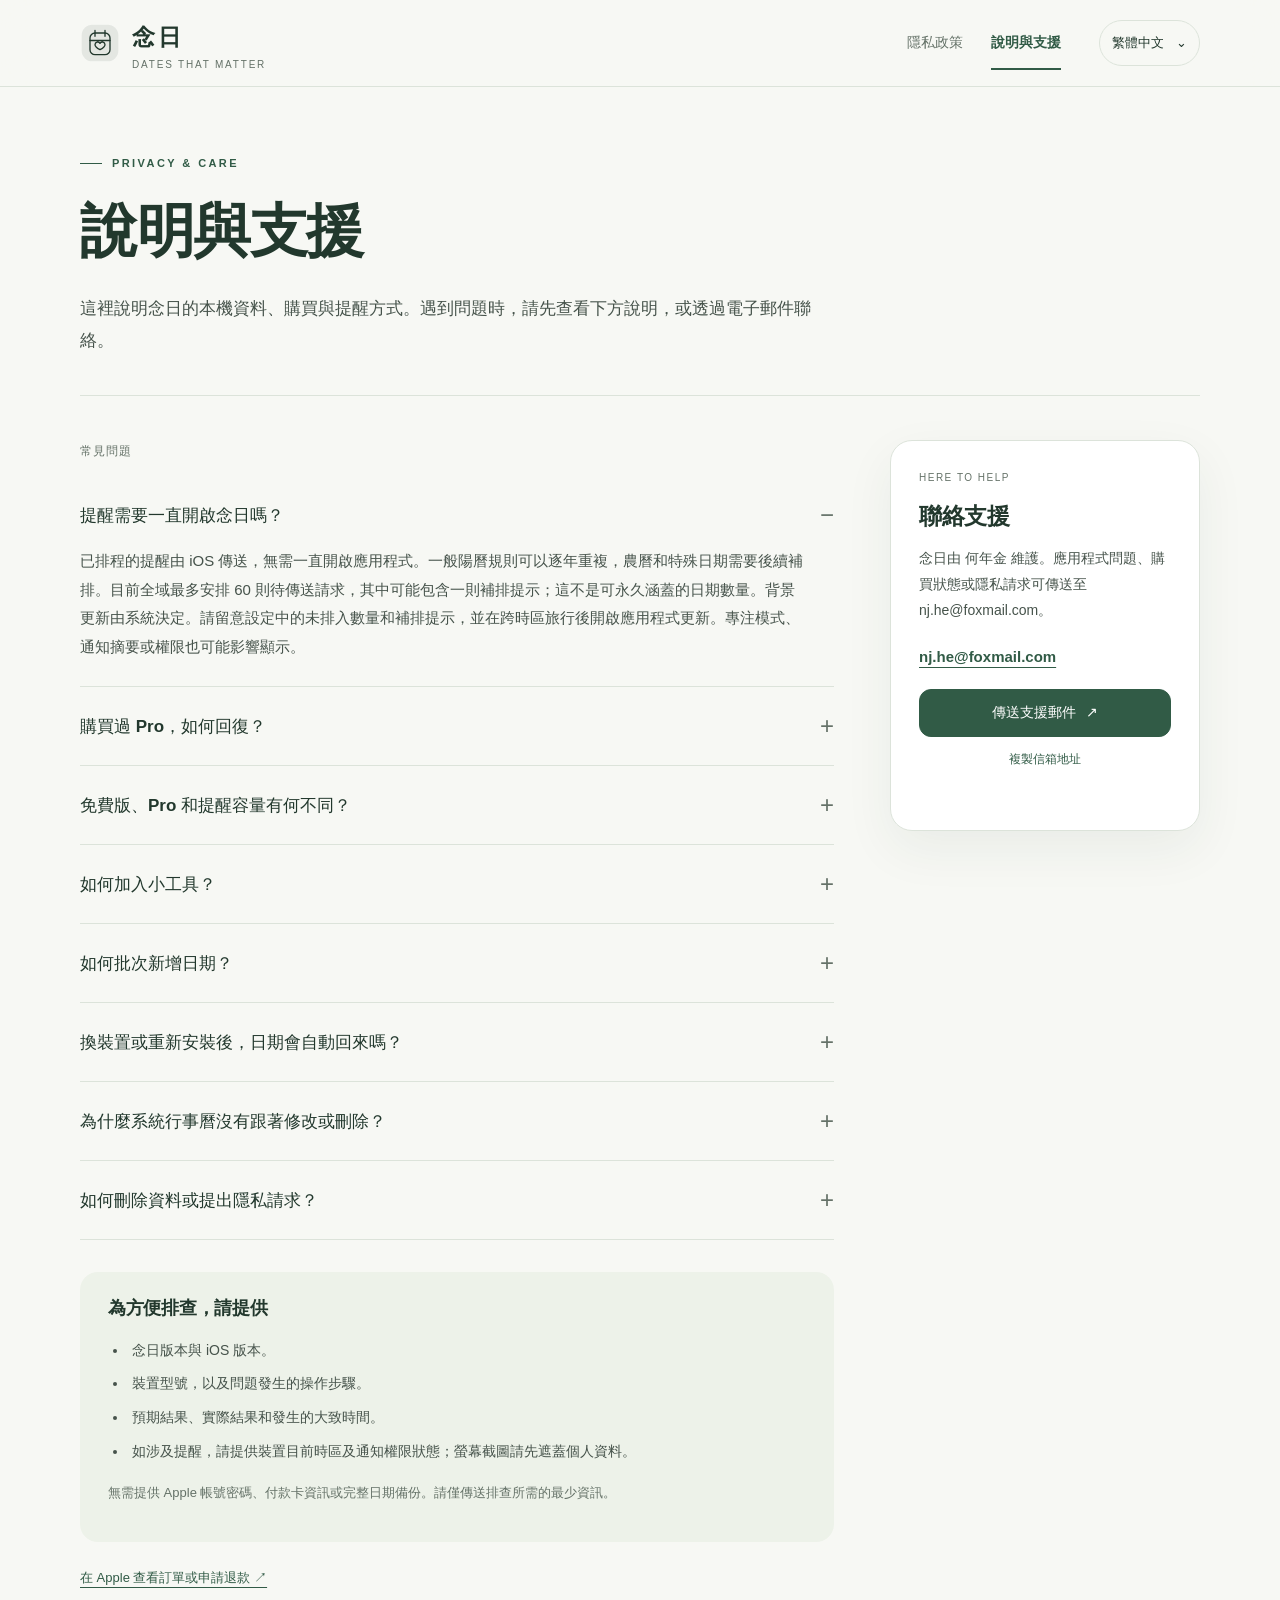
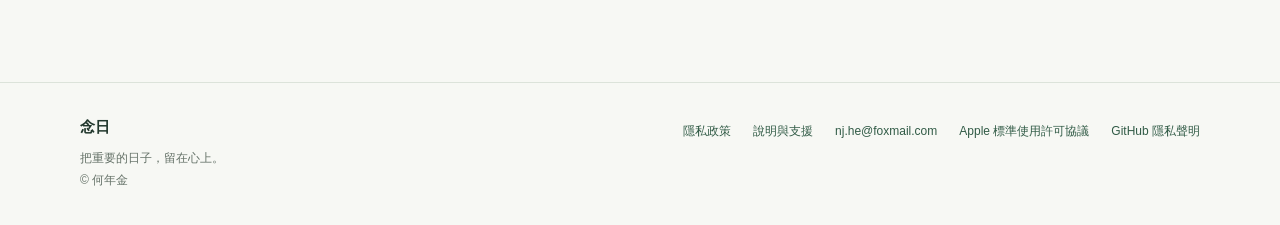
<file: docs/zh-Hant/support/index.html>
<!doctype html><html lang="zh-Hant"><head><meta charset="utf-8"><meta name="viewport" content="width=device-width,initial-scale=1"><meta name="color-scheme" content="light dark"><meta name="referrer" content="no-referrer"><meta http-equiv="Content-Security-Policy" content="default-src 'none'; style-src 'self'; script-src 'self'; img-src 'self' data:; connect-src 'none'; base-uri 'self'; form-action 'none'"><title>說明與支援 · 念日</title><meta name="description" content="這裡說明念日的本機資料、購買與提醒方式。遇到問題時，請先查看下方說明，或透過電子郵件聯絡。"><meta property="og:title" content="說明與支援 · 念日"><meta property="og:description" content="這裡說明念日的本機資料、購買與提醒方式。遇到問題時，請先查看下方說明，或透過電子郵件聯絡。"><meta property="og:type" content="website"><meta property="og:url" content="https://h-koala.github.io/nianri-docs/zh-Hant/support/"><link rel="canonical" href="https://h-koala.github.io/nianri-docs/zh-Hant/support/"><link rel="alternate" hreflang="zh-Hans" href="https://h-koala.github.io/nianri-docs/support/"><link rel="alternate" hreflang="zh-Hant" href="https://h-koala.github.io/nianri-docs/zh-Hant/support/"><link rel="alternate" hreflang="en" href="https://h-koala.github.io/nianri-docs/en/support/"><link rel="icon" href="../../assets/mark.svg" type="image/svg+xml"><link rel="stylesheet" href="../../assets/site.css"><script src="../../assets/site.js" defer></script></head><body id="top"><a class="skip" href="#main">跳至內文</a><header class="site-header"><div class="shell header-inner"><a class="brand" href="../" aria-label="念日 · 隱私與支援"><svg class="brand-icon" viewBox="0 0 48 48" fill="none" aria-hidden="true"><rect x="2" y="2" width="44" height="44" rx="13" fill="currentColor" opacity=".09"/><rect x="12" y="12" width="24" height="26" rx="6" stroke="currentColor" stroke-width="1.6"/><path d="M12 21h24M18 9v7M30 9v7M24 32s-6-3.3-6-6a3.2 3.2 0 0 1 6-1.5 3.2 3.2 0 0 1 6 1.5c0 2.7-6 6-6 6Z" stroke="currentColor" stroke-width="1.6" stroke-linecap="round" stroke-linejoin="round"/></svg><span><span class="brand-name">念日</span><span class="brand-caption">DATES THAT MATTER</span></span></a><nav class="primary-nav" aria-label="念日 · 隱私與支援"><a href="../privacy/">隱私政策</a><a href="./" aria-current="page">說明與支援</a></nav><details class="language"><summary aria-label="語言">繁體中文</summary><nav class="language-menu" aria-label="語言"><a href="../../support/" lang="zh-Hans" hreflang="zh-Hans">简体中文</a><a href="./" lang="zh-Hant" hreflang="zh-Hant" aria-current="true">繁體中文</a><a href="../../en/support/" lang="en" hreflang="en">English</a></nav></details></div></header><main class="shell" id="main"><div class="hero"><p class="eyebrow">PRIVACY & CARE</p><h1>說明與支援</h1><p class="lede">這裡說明念日的本機資料、購買與提醒方式。遇到問題時，請先查看下方說明，或透過電子郵件聯絡。</p></div><div class="support-layout"><div><p class="faq-intro">常見問題</p><details class="faq-item" open id="reminders"><summary>提醒需要一直開啟念日嗎？</summary><p>已排程的提醒由 iOS 傳送，無需一直開啟應用程式。一般陽曆規則可以逐年重複，農曆和特殊日期需要後續補排。目前全域最多安排 60 則待傳送請求，其中可能包含一則補排提示；這不是可永久涵蓋的日期數量。背景更新由系統決定。請留意設定中的未排入數量和補排提示，並在跨時區旅行後開啟應用程式更新。專注模式、通知摘要或權限也可能影響顯示。</p></details><details class="faq-item" id="restore"><summary>購買過 Pro，如何回復？</summary><p>使用原購買所用的 Apple 帳號，在念日「設定 → Pro」中選擇「回復購買」。備份檔案只回復日期資料，不回復購買權益。若顯示等待批准、驗證失敗或已退款，請依頁面提示處理；仍有問題可附上已遮蓋個人資訊的錯誤說明聯絡支援。</p></details><details class="faq-item" id="limits"><summary>免費版、Pro 和提醒容量有何不同？</summary><p>免費版可儲存最多 10 個日期，每個日期使用一項提醒，並支援農曆、陽曆及備份。Pro 將日期容量擴展至 1,000 個，並提供自訂分類與多項提前提醒。兩個方案共用通知排程容量，購買 Pro 不會取消系統與應用程式的提醒限制，也不代表 1,000 個日期都已同時排程。權益變更不會自動刪除已儲存的資料。</p></details><details class="faq-item" id="widgets"><summary>如何加入小工具？</summary><p>自 V0.4 起，先在念日儲存日期，再透過系統主畫面編輯選單加入念日小工具。小尺寸顯示下一項，中尺寸最多三項；鎖定畫面矩形小工具從系統鎖定畫面自訂介面加入。可點按開啟對應日期，在念日設定中隱藏標題或要求更新。更新時機由 iOS 決定，小工具不會額外發送通知。</p></details><details class="faq-item" id="quick-entry"><summary>如何批次新增日期？</summary><p>自 V0.4 起，從首頁匯入按鈕或設定→便捷輸入，選取 CSV/TSV 檔案或貼上表格。必要欄為 title、date，可查看三語範例。預覽後勾選有效項目再新增；無效日期與重複項目不可選。最多1000列、256 KB，仍受免費10筆/Pro1000筆及分類、提醒權限限制。JSON備份匯入會取代資料庫，請注意差異。</p></details><details class="faq-item" id="backups"><summary>換裝置或重新安裝後，日期會自動回來嗎？</summary><p>念日沒有應用程式帳號或自動跨裝置同步。請在原裝置設定中匯出備份，再在新裝置匯入；系統裝置備份是否回復應用程式資料取決於系統設定與回復方式。JSON 備份匯入會取代目前資料，且新增內容仍須符合目前權益；目前備份檔案上限為 16 MiB。匯出檔案未加密。</p></details><details class="faq-item" id="calendar"><summary>為什麼系統行事曆沒有跟著修改或刪除？</summary><p>加入系統行事曆是由你確認的一次性新增，不是同步連線。請在系統行事曆中自行修改或刪除該事件。念日不會自動建立農曆年度重複事件，重複點選新增也可能產生重複項目。</p></details><details class="faq-item" id="privacy"><summary>如何刪除資料或提出隱私請求？</summary><p>在念日內逐項刪除日期；已匯出的檔案、裝置備份和系統行事曆事件須到相應位置單獨處理。開發者沒有你的本機日期副本，無法遠端回復或刪除。若需要刪除你傳送給支援的郵件或詢問本政策，請聯絡 nj.he@foxmail.com。</p></details><div class="support-notes"><h2>為方便排查，請提供</h2><ul class="contact-list"><li>念日版本與 iOS 版本。</li><li>裝置型號，以及問題發生的操作步驟。</li><li>預期結果、實際結果和發生的大致時間。</li><li>如涉及提醒，請提供裝置目前時區及通知權限狀態；螢幕截圖請先遮蓋個人資料。</li></ul><p class="small">無需提供 Apple 帳號密碼、付款卡資訊或完整日期備份。請僅傳送排查所需的最少資訊。</p></div><a class="top-link" href="https://reportaproblem.apple.com/">在 Apple 查看訂單或申請退款 ↗</a></div><aside class="contact-card"><div class="contact-kicker">HERE TO HELP</div><h2>聯絡支援</h2><p>念日由 何年金 維護。應用程式問題、購買狀態或隱私請求可傳送至 nj.he@foxmail.com。</p><a class="email-address" href="mailto:nj.he@foxmail.com?subject=%E5%BF%B5%E6%97%A5%20%C2%B7%20%E8%AA%AA%E6%98%8E%E8%88%87%E6%94%AF%E6%8F%B4">nj.he@foxmail.com</a><a class="button" href="mailto:nj.he@foxmail.com?subject=%E5%BF%B5%E6%97%A5%20%C2%B7%20%E8%AA%AA%E6%98%8E%E8%88%87%E6%94%AF%E6%8F%B4">傳送支援郵件 <span aria-hidden="true">↗</span></a><button class="copy-button" hidden data-copy="nj.he@foxmail.com" data-success="信箱地址已複製" data-failure="暫時無法複製，請選取上方信箱地址複製。">複製信箱地址</button><p class="live-status" aria-live="polite"></p></aside></div></main><footer class="site-footer"><div class="shell footer-inner"><div><div class="footer-title">念日</div>把重要的日子，留在心上。<br>© 何年金</div><nav class="footer-links" aria-label="念日 · 隱私與支援"><a href="../privacy/">隱私政策</a><a href="./">說明與支援</a><a href="mailto:nj.he@foxmail.com?subject=%E5%BF%B5%E6%97%A5%20%C2%B7%20%E8%AA%AA%E6%98%8E%E8%88%87%E6%94%AF%E6%8F%B4">nj.he@foxmail.com</a><a href="https://www.apple.com/legal/internet-services/itunes/dev/stdeula/">Apple 標準使用許可協議</a><a href="https://docs.github.com/en/site-policy/privacy-policies/github-general-privacy-statement">GitHub 隱私聲明</a></nav></div></footer></body></html>
</file>
<file: docs/assets/site.css>
@charset "UTF-8";
:root{color-scheme:light dark;--bg:#f7f8f4;--surface:#fff;--ink:#22382d;--body:#46534b;--muted:#657268;--accent:#315b46;--line:#dce3da;--soft:#edf2e9;--shadow:0 18px 50px #203d2910;--header:rgba(247,248,244,.92)}
*{box-sizing:border-box}html{scroll-behavior:smooth;scroll-padding-top:110px}body{margin:0;background:var(--bg);color:var(--body);font-family:-apple-system,BlinkMacSystemFont,"Segoe UI","PingFang SC","Microsoft YaHei",sans-serif;font-size:16px;line-height:1.85;-webkit-font-smoothing:antialiased}a{color:var(--accent);text-underline-offset:5px;text-decoration-thickness:1px}a:hover{text-decoration:underline}button,summary{font:inherit}button,a,summary{-webkit-tap-highlight-color:transparent}button:focus-visible,a:focus-visible,summary:focus-visible{outline:3px solid var(--accent);outline-offset:5px;border-radius:5px}button{cursor:pointer}.skip{position:fixed;left:20px;top:-90px;background:var(--surface);padding:12px 22px;z-index:9}.skip:focus{top:14px}.shell{width:min(1120px,calc(100% - 72px));margin:auto}.site-header{position:sticky;top:0;z-index:5;background:var(--header);backdrop-filter:blur(18px);border-bottom:1px solid var(--line)}.header-inner{display:flex;align-items:center;gap:38px;min-height:86px}.brand{display:flex;align-items:center;gap:12px;text-decoration:none;color:var(--ink);white-space:nowrap}.brand:hover{text-decoration:none}.brand-icon{width:40px;height:40px;flex:none}.brand-name{font-size:23px;letter-spacing:.12em;font-weight:650}.brand-caption{font-size:10px;letter-spacing:.18em;color:var(--muted);display:block;line-height:1.1}.primary-nav{display:flex;gap:28px;margin-left:auto}.primary-nav a{font-size:14px;padding:12px 0;text-decoration:none;color:var(--muted)}.primary-nav a[aria-current=page]{color:var(--accent);box-shadow:0 2px 0 var(--accent);font-weight:600}.language{position:relative;font-size:13px;min-width:98px}.language summary{cursor:pointer;min-height:44px;padding:10px 12px;border:1px solid var(--line);border-radius:30px;list-style:none;text-align:center;color:var(--ink)}.language summary::-webkit-details-marker{display:none}.language summary:after{content:"⌄";padding-left:12px}.language-menu{position:absolute;right:0;top:52px;width:168px;background:var(--surface);border:1px solid var(--line);box-shadow:var(--shadow);border-radius:15px;padding:8px}.language-menu a{display:block;padding:10px 12px;min-height:44px;text-decoration:none;border-radius:8px}.language-menu a:hover,.language-menu a[aria-current=true]{background:var(--soft)}.hero{padding:66px 0 38px;border-bottom:1px solid var(--line);position:relative}.eyebrow{font-size:11px;letter-spacing:.22em;color:var(--accent);font-weight:650;margin:0 0 18px;text-transform:uppercase;display:flex;align-items:center;gap:10px}.eyebrow:before{content:"";width:22px;height:1px;background:var(--accent)}h1,h2,h3{color:var(--ink);line-height:1.4;font-weight:600;margin:0}h1{font-size:clamp(36px,4.6vw,58px);letter-spacing:-.025em;font-family:ui-serif,"Iowan Old Style","Songti SC","Noto Serif CJK SC",Georgia,serif}h2{font-size:23px;letter-spacing:-.015em}h3{font-size:17px}.lede{font-size:17px;max-width:740px;margin:20px 0 0;line-height:1.9}.meta{display:flex;gap:32px;flex-wrap:wrap;font-size:12px;margin-top:30px;color:var(--muted)}.meta b{color:var(--body);font-weight:550;margin-left:8px}.reading-layout{display:grid;grid-template-columns:225px minmax(0,1fr);gap:68px;align-items:start;padding:46px 0 72px}.toc{position:sticky;top:116px;padding-right:18px}.toc-title{font-size:12px;letter-spacing:.1em;color:var(--muted);margin:0 0 15px}.toc ol{list-style:none;padding:0;margin:0;counter-reset:toc}.toc li{counter-increment:toc}.toc a{display:flex;gap:14px;font-size:13px;line-height:1.6;padding:9px 0;color:var(--muted);text-decoration:none}.toc a:before{content:counter(toc,decimal-leading-zero);font-size:11px;font-variant-numeric:tabular-nums;opacity:.65;line-height:1.9}.toc a:hover,.toc a.active{color:var(--accent)}.toc a.active{font-weight:600}.aside-note{font-size:12px;line-height:1.8;border-top:1px solid var(--line);padding-top:20px;margin-top:24px;color:var(--muted)}.policy-section{padding:28px 0 30px;border-bottom:1px solid var(--line);scroll-margin-top:112px}.policy-section:first-child{padding-top:0}.section-heading{display:flex;align-items:baseline;gap:17px}.section-number{font-size:12px;font-weight:500;color:var(--muted);font-variant-numeric:tabular-nums}.policy-section p{margin:16px 0 0;overflow-wrap:anywhere}.callout{background:var(--soft);border:1px solid var(--line);border-radius:18px;padding:22px 26px;display:flex;align-items:flex-start;gap:15px;margin-top:30px}.callout svg{width:22px;height:22px;flex:none;color:var(--accent);margin-top:5px}.callout p{font-size:14px;margin:0;line-height:1.8}.site-footer{border-top:1px solid var(--line);padding:30px 0 34px;font-size:12px;color:var(--muted)}.footer-inner{display:flex;justify-content:space-between;gap:30px;align-items:flex-start}.footer-title{color:var(--ink);font-size:15px;font-weight:600;margin-bottom:6px}.footer-links{display:flex;flex-wrap:wrap;gap:8px 22px;justify-content:flex-end;max-width:620px}.footer-links a{min-height:35px;display:inline-flex;align-items:center;text-decoration:none}.footer-links a:hover{text-decoration:underline}.support-layout{display:grid;grid-template-columns:minmax(0,1fr) 310px;gap:56px;padding:44px 0 72px;align-items:start}.faq-intro{font-size:12px;letter-spacing:.08em;color:var(--muted);margin:0 0 14px}.faq-item{border-bottom:1px solid var(--line);padding:7px 0}.faq-item summary{cursor:pointer;list-style:none;display:flex;align-items:center;justify-content:space-between;gap:22px;min-height:64px;padding:12px 0;font-size:17px;font-weight:550;color:var(--ink);line-height:1.6}.faq-item summary::-webkit-details-marker{display:none}.faq-item summary:after{content:"+";font-size:24px;font-weight:300;flex:none;color:var(--muted)}.faq-item[open] summary:after{content:"−"}.faq-item p{padding:0 30px 18px 0;margin:0;font-size:15px;line-height:1.9;overflow-wrap:anywhere}.contact-card{background:var(--surface);padding:28px;border:1px solid var(--line);border-radius:22px;box-shadow:var(--shadow);position:sticky;top:116px}.contact-card p{font-size:14px;margin:14px 0 20px}.contact-kicker{font-size:10px;letter-spacing:.15em;color:var(--muted);margin-bottom:12px}.email-address{font-size:15px;font-weight:600;overflow-wrap:anywhere}.button{display:inline-flex;justify-content:center;align-items:center;gap:10px;min-height:48px;text-decoration:none!important;background:var(--accent);border:1px solid var(--accent);color:var(--surface);padding:10px 20px;border-radius:12px;font-size:14px;font-weight:550}.contact-card .button{width:100%;margin-top:18px}.copy-button{background:none;border:0;color:var(--accent);display:block;min-height:44px;font-size:12px;margin:auto}.live-status{font-size:12px!important;min-height:21px;text-align:center;margin:0!important}.contact-list{padding-left:20px;font-size:14px;margin:16px 0}.contact-list li{padding-left:4px;margin:8px 0}.support-notes{margin-top:32px;background:var(--soft);border-radius:18px;padding:24px 28px}.support-notes h2{font-size:18px}.support-notes .small{font-size:13px;color:var(--muted)}.home-hero{padding:78px 0 64px;display:grid;grid-template-columns:minmax(0,1fr) 280px;gap:70px;align-items:center}.home-hero h1{font-size:clamp(36px,4.8vw,58px);white-space:pre-line}.home-hero .lede{max-width:580px}.home-emblem{aspect-ratio:1;border-radius:50%;border:1px solid var(--line);display:grid;place-items:center;background:radial-gradient(circle,var(--surface),var(--soft));position:relative}.home-emblem svg{width:112px;color:var(--accent)}.home-emblem:after{content:"";position:absolute;inset:18px;border:1px solid var(--line);border-radius:50%}.home-options{display:grid;grid-template-columns:1fr 1fr;gap:24px;margin-bottom:60px}.link-panel{display:block;text-decoration:none!important;padding:30px;border:1px solid var(--line);border-radius:20px;background:var(--surface);color:var(--body)}.link-panel h2{font-size:25px;display:flex;justify-content:space-between;align-items:center}.link-panel h2 span{font-size:26px;font-weight:400;color:var(--muted)}.link-panel p{font-size:14px;max-width:420px;margin:14px 0 0}.link-panel:hover{border-color:var(--accent);box-shadow:var(--shadow)}.home-facts{display:flex;gap:30px;flex-wrap:wrap;font-size:12px;color:var(--muted);border-top:1px solid var(--line);padding:25px 0 42px}.home-facts span:before{content:"✓";color:var(--accent);padding-right:9px}.top-link{display:inline-block;margin-top:24px;font-size:13px;min-height:44px}.print-only{display:none}
@media(max-width:900px){.shell{width:calc(100% - 48px)}.reading-layout{grid-template-columns:190px minmax(0,1fr);gap:30px}.support-layout{grid-template-columns:minmax(0,1fr) 280px;gap:28px}.home-hero{grid-template-columns:1fr 220px;gap:30px}.header-inner{gap:24px}}
@media(max-width:680px){html{scroll-padding-top:146px}.shell{width:calc(100% - 40px)}.header-inner{flex-wrap:wrap;gap:0;min-height:0;padding-top:14px}.brand-icon{width:35px;height:35px}.brand-name{font-size:21px}.brand-caption{font-size:9px}.language{margin-left:auto;order:2}.primary-nav{order:3;flex-basis:100%;margin:4px 0 0;gap:28px;min-height:46px}.primary-nav a{padding:9px 0;font-size:13px}.hero{padding:38px 0 28px}.eyebrow{font-size:10px;margin-bottom:14px}h1{font-size:38px}.lede{font-size:15px;margin-top:16px}.meta{gap:8px 24px;margin-top:22px;font-size:11px}.reading-layout{display:block;padding:24px 0 44px}.toc{position:static;padding:16px 18px;background:var(--soft);border-radius:14px;margin-bottom:28px}.toc-title{margin-bottom:10px}.toc ol{display:grid;grid-template-columns:1fr 1fr;gap:0 18px}.toc a{font-size:12px;padding:7px 0;gap:7px}.aside-note{display:none}.policy-section{padding:23px 0;scroll-margin-top:146px}.section-heading{gap:12px}.section-heading h2{font-size:20px}.policy-section p{font-size:15px;margin-top:14px;line-height:1.95}.callout{padding:20px;gap:10px}.footer-inner{display:block}.footer-links{justify-content:flex-start;gap:4px 20px;margin-top:16px}.support-layout{display:flex;flex-direction:column-reverse;gap:30px;padding:24px 0 44px}.contact-card{position:static;width:100%;padding:23px}.contact-card p{margin:12px 0}.contact-card .button{width:auto;margin-right:12px;vertical-align:middle}.copy-button{display:inline-block;padding:8px 6px}.live-status{text-align:left;margin-top:8px!important;min-height:0}.faq-item summary{font-size:16px;min-height:68px}.faq-item p{font-size:14px;padding-right:4px}.support-notes{padding:22px}.home-hero{display:block;padding:44px 0 32px}.home-hero h1{font-size:39px}.home-emblem{display:none}.home-options{grid-template-columns:1fr;gap:14px;margin-bottom:30px}.link-panel{padding:24px}.link-panel h2{font-size:22px}.home-facts{gap:8px 22px;line-height:1.9;padding-bottom:30px}}
@media(max-width:360px){.shell{width:calc(100% - 32px)}h1{font-size:34px}.toc ol{grid-template-columns:1fr}.contact-card{padding:20px}.contact-card .button{width:100%;margin-right:0}.copy-button{display:block;margin:auto}.home-hero h1{font-size:34px}}
@media(prefers-color-scheme:dark){:root{--bg:#151d19;--surface:#1c2720;--ink:#e9eee7;--body:#c0cdc1;--muted:#a0b0a2;--accent:#b2cfb2;--line:#354338;--soft:#223027;--header:rgba(21,29,25,.94);--shadow:0 18px 50px #0002}.button{color:#15251a}}
@media(prefers-reduced-motion:reduce){html{scroll-behavior:auto}*{transition:none!important}}
@media print{body{background:white;color:#222;font-size:11pt}.site-header,.toc,.site-footer,.skip,.top-link,.language,.copy-button{display:none}.shell{width:100%}.hero{padding-top:0}.reading-layout{display:block;padding:20px 0}.policy-section{break-inside:avoid}.print-only{display:block}a{color:inherit}.support-layout{display:block}.contact-card{position:static;box-shadow:none}.faq-item p{display:block}}
[hidden]{display:none!important}
.policy-section{scroll-margin-top:0}.contact-card .email-address{display:block}@media(max-width:680px){.toc a{min-height:44px;align-items:center}}
</file>
